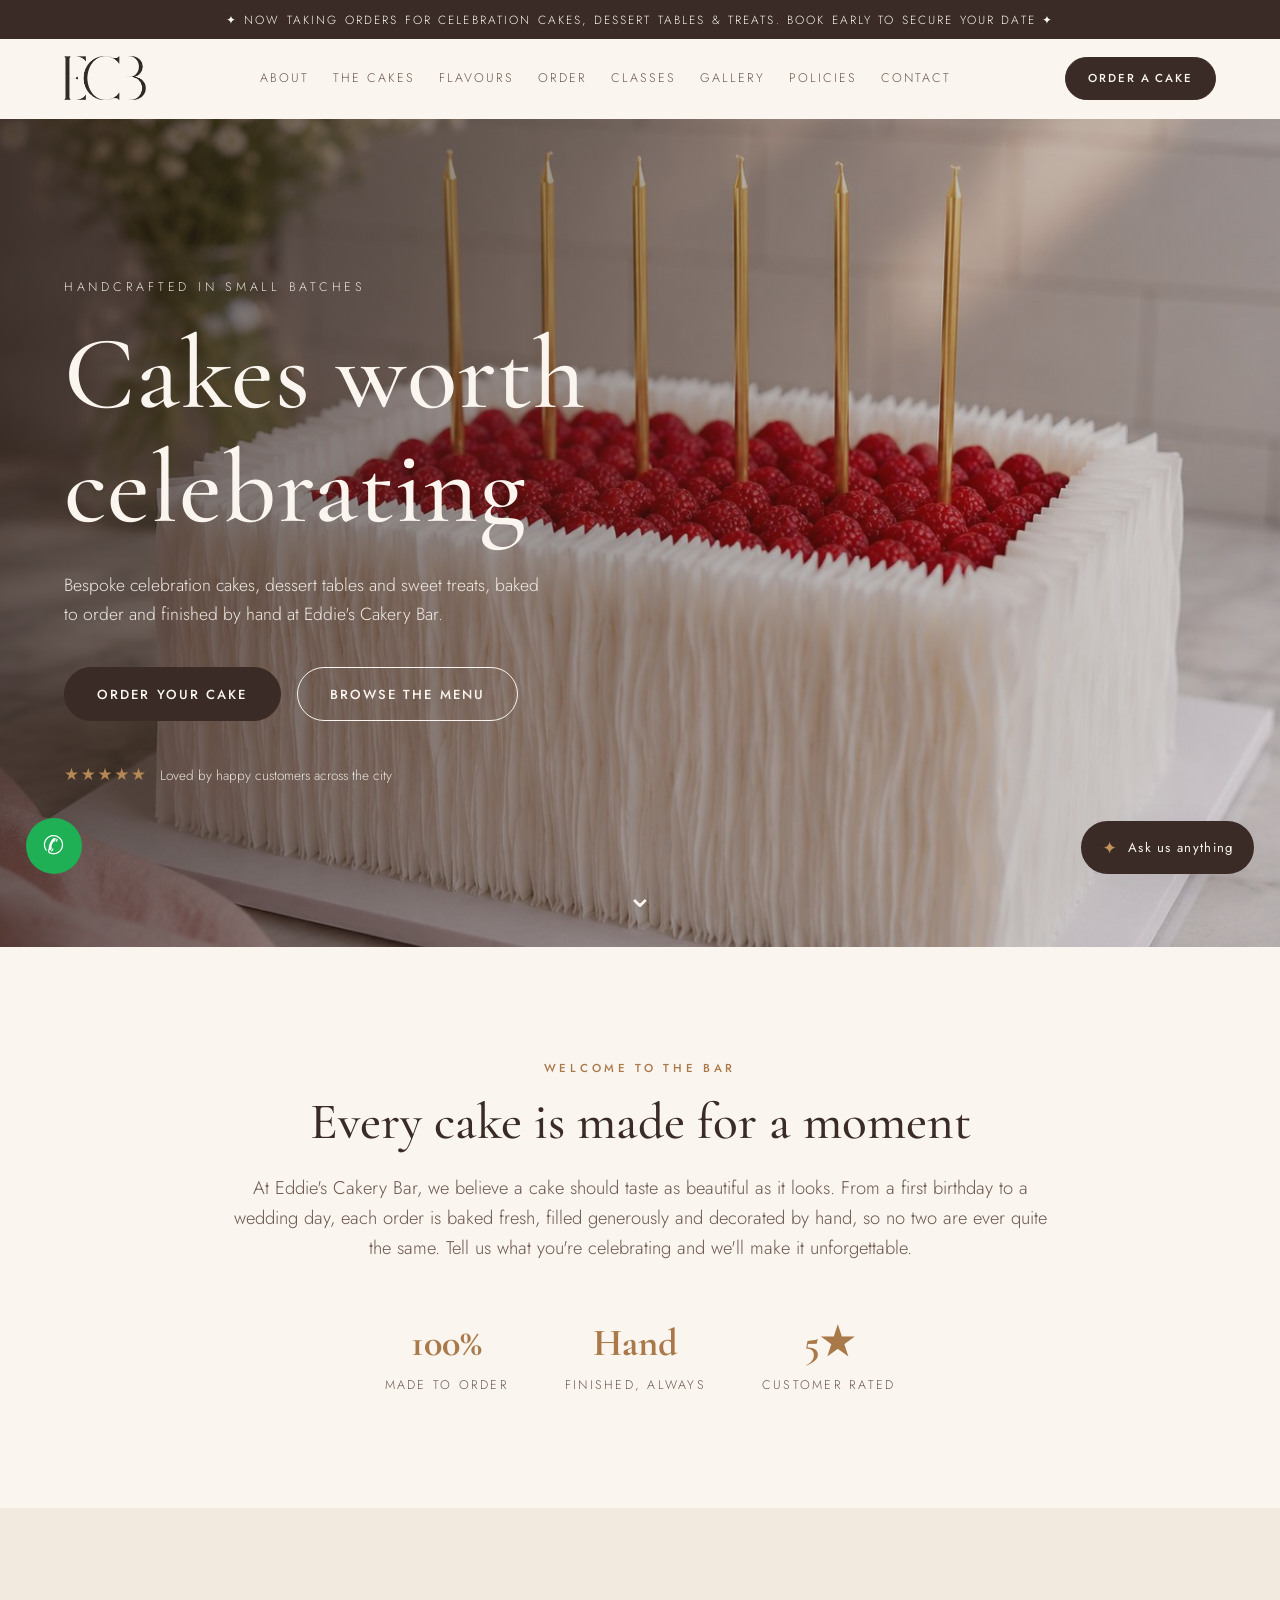
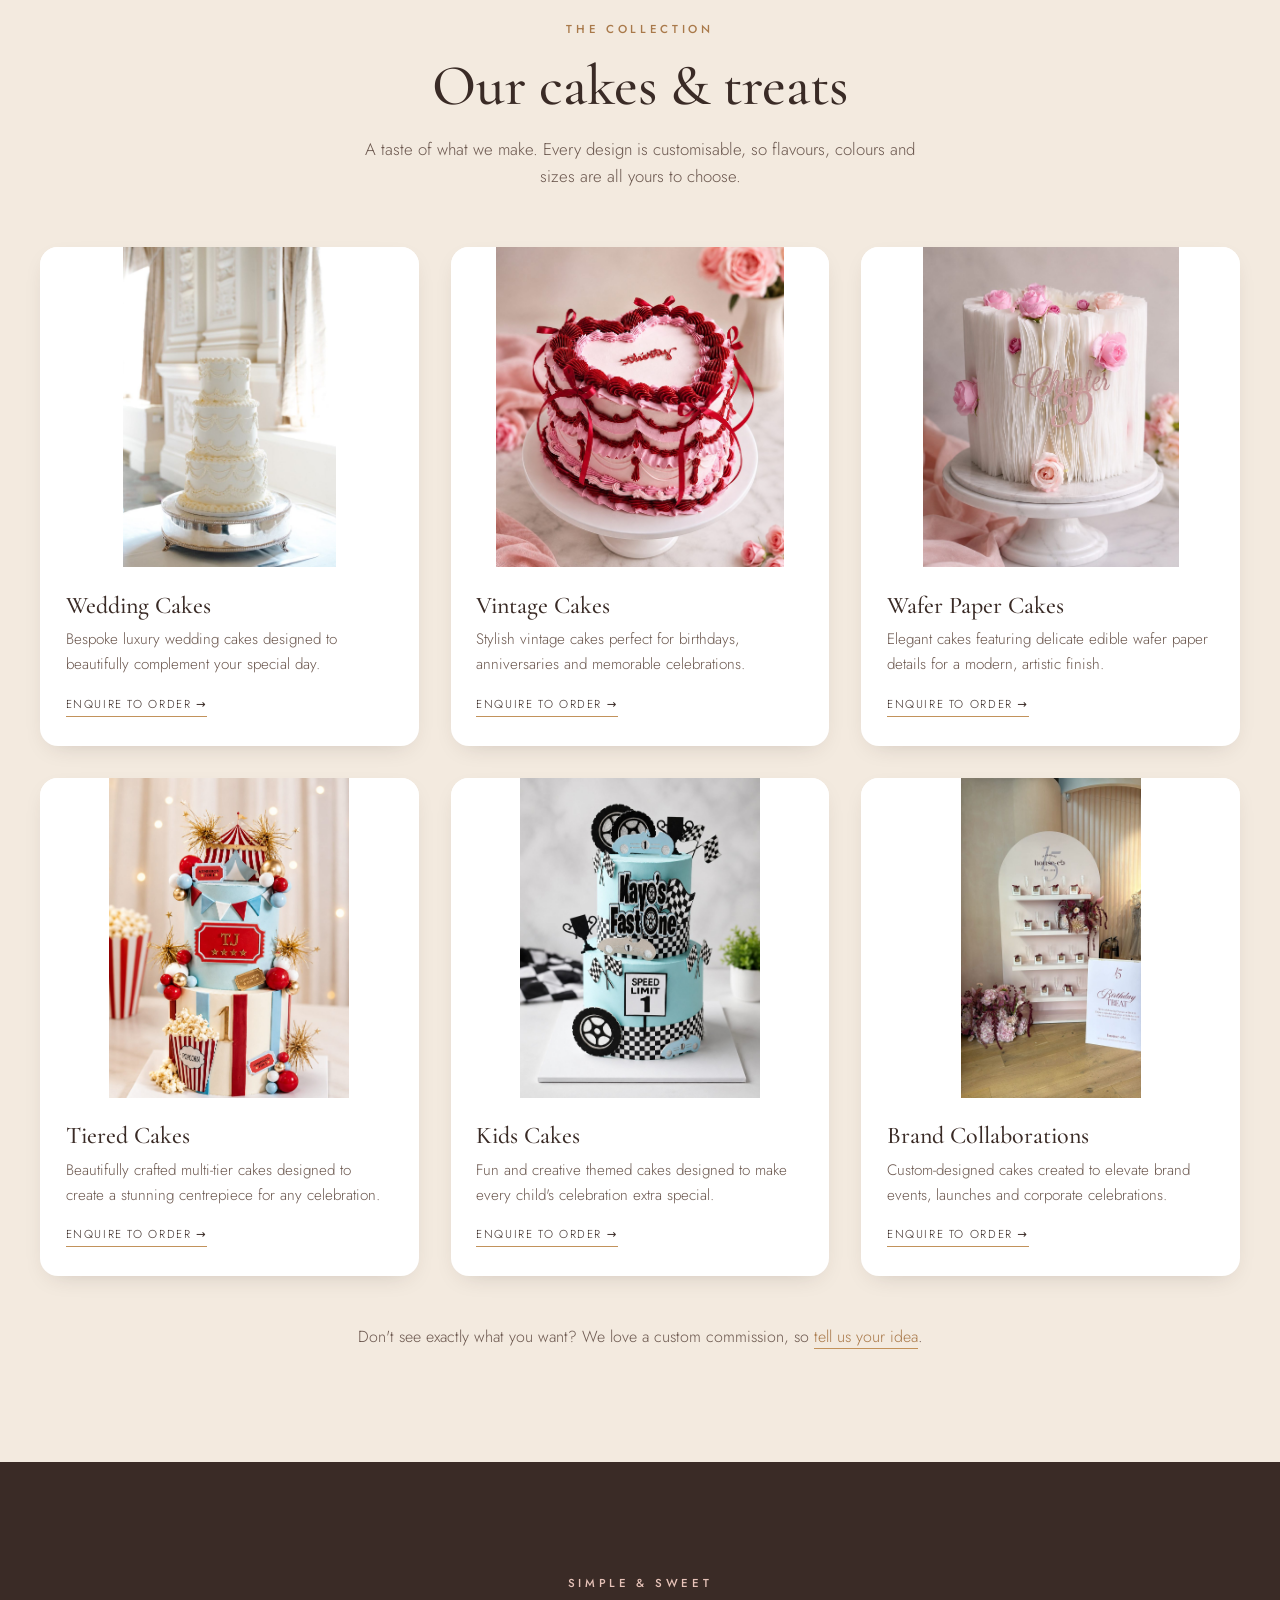
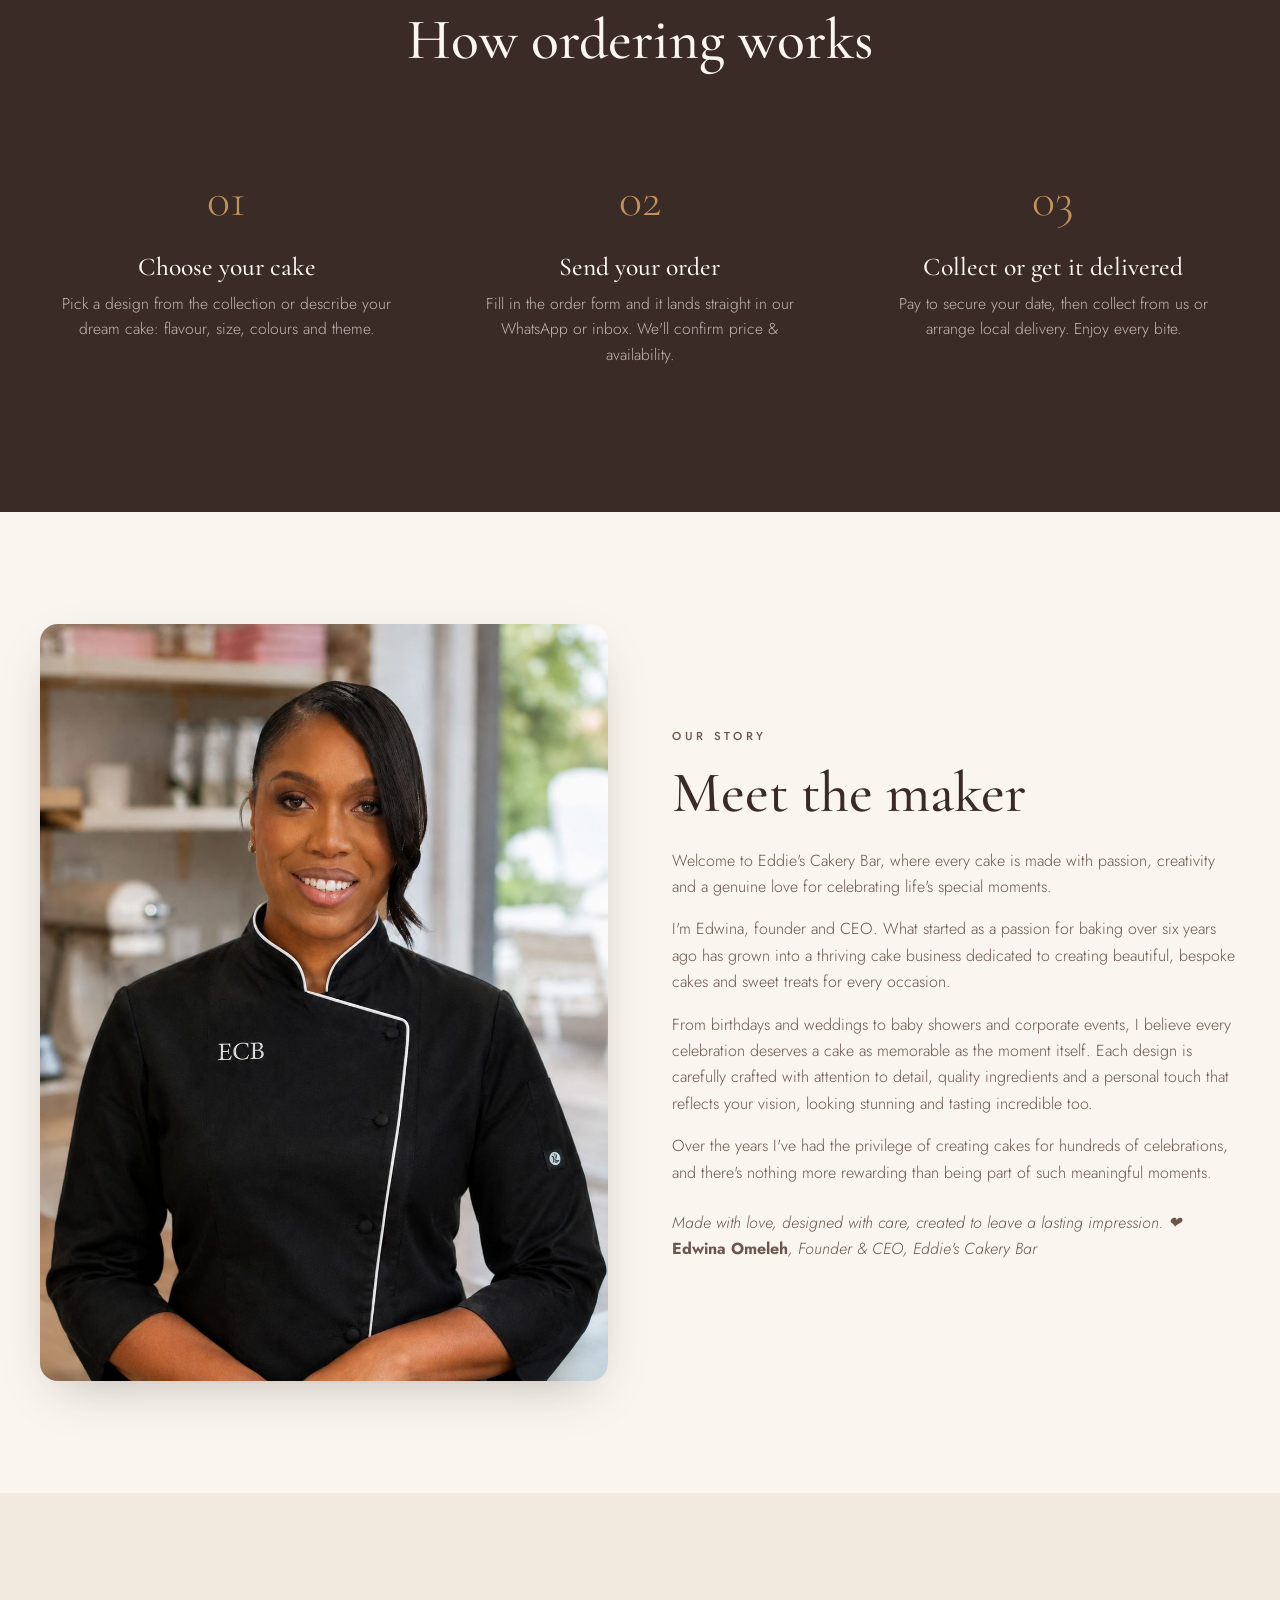
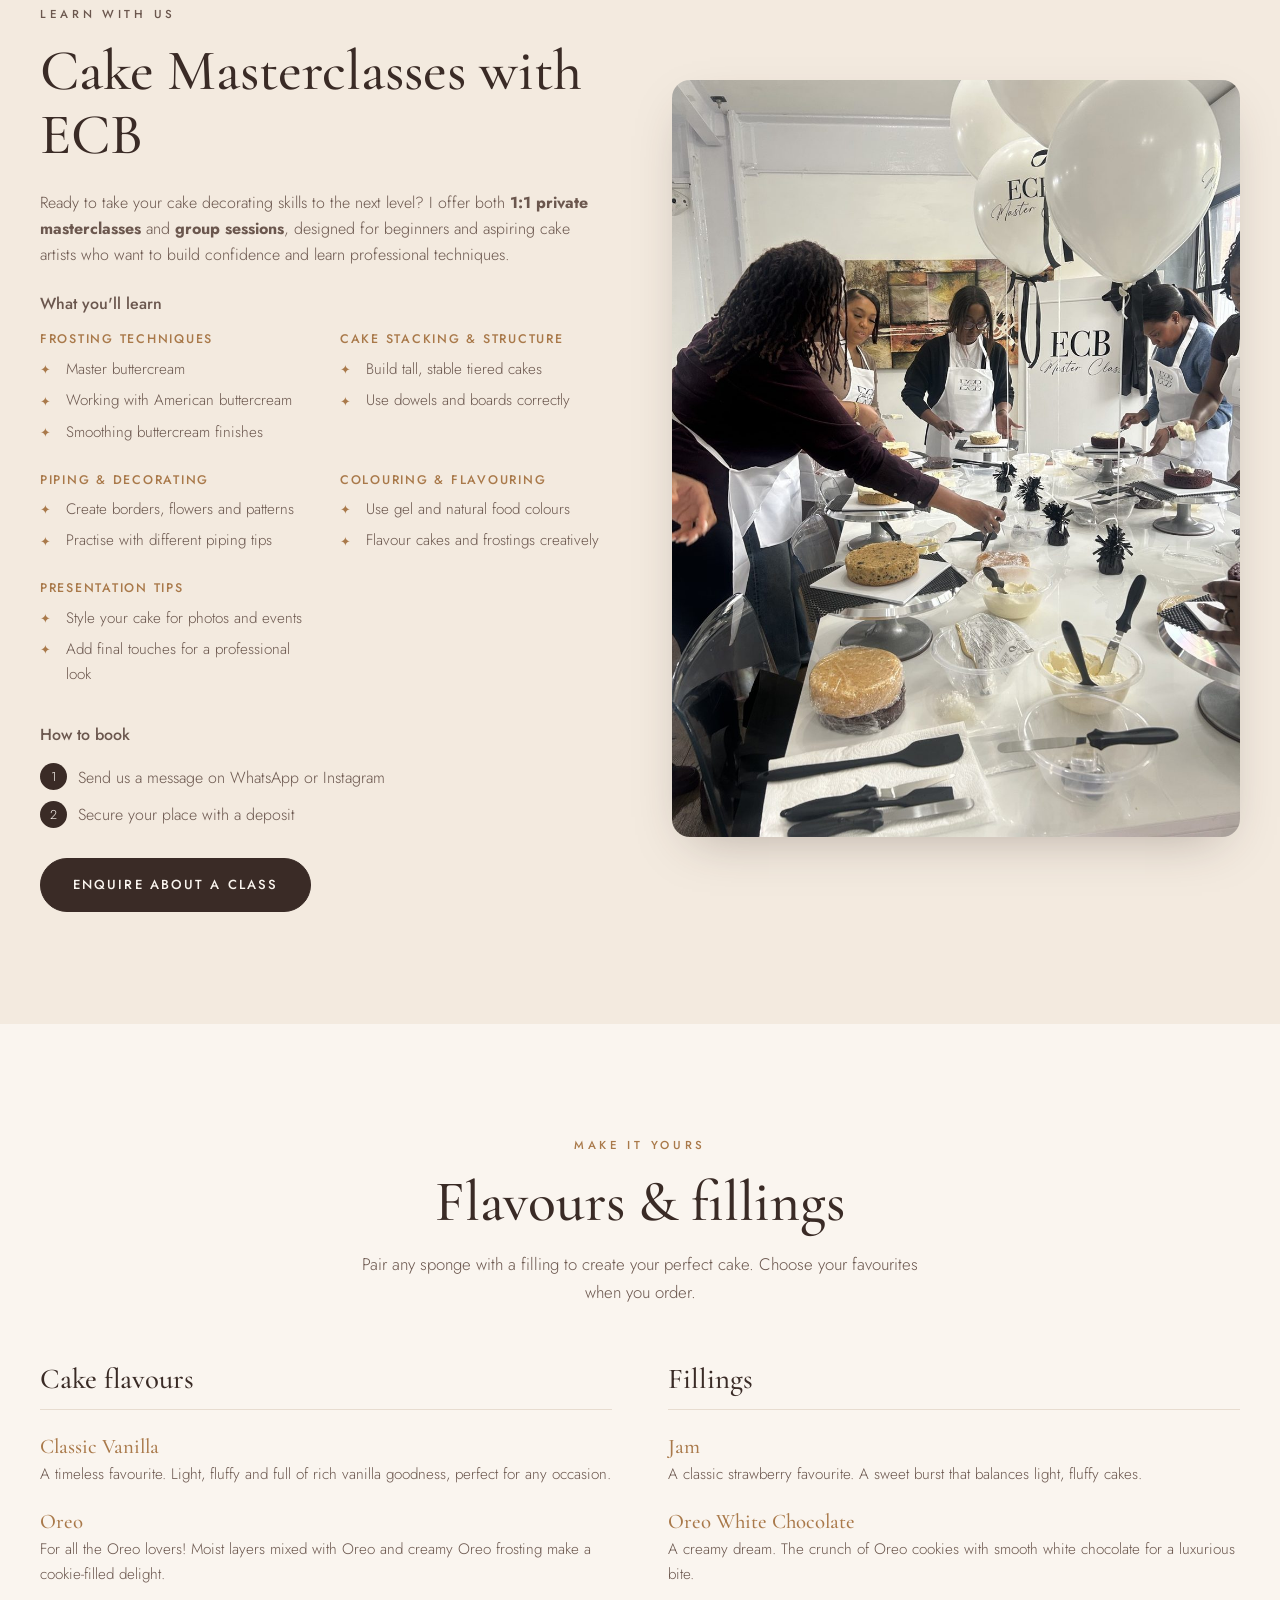
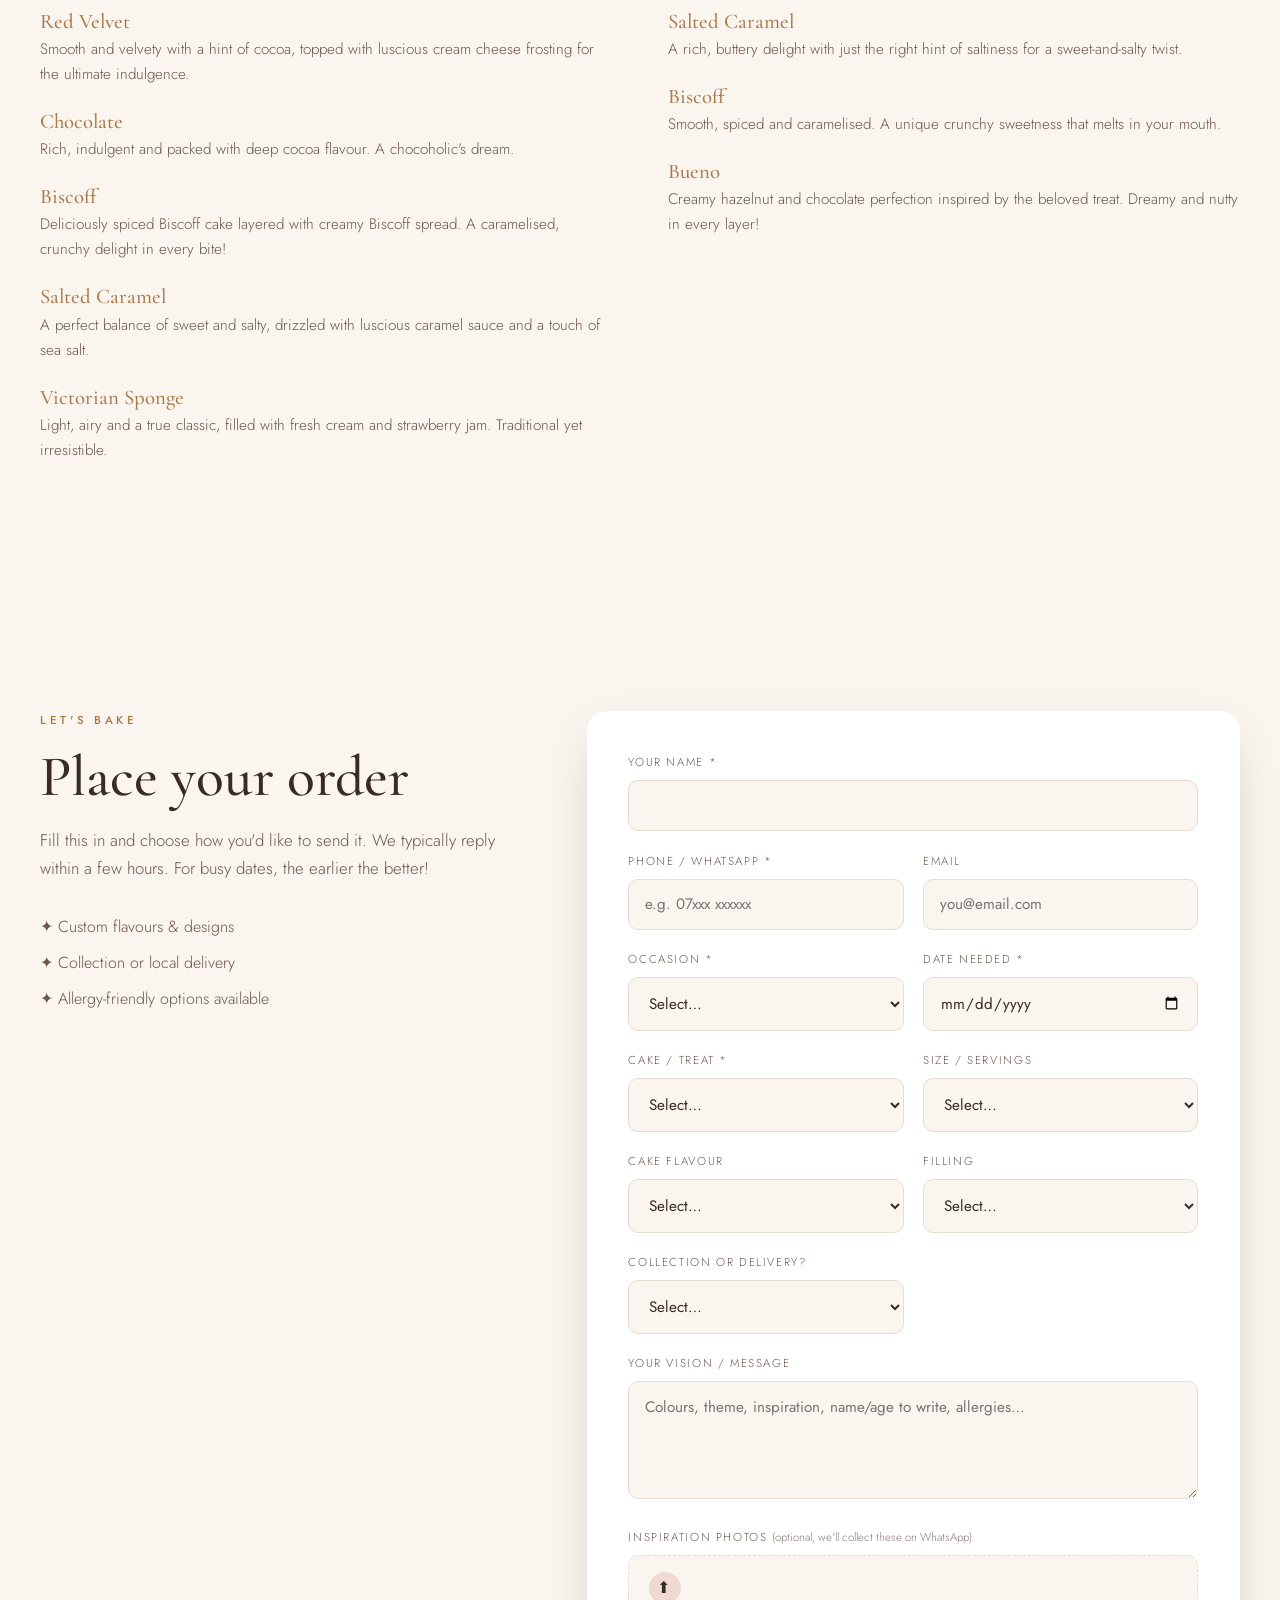
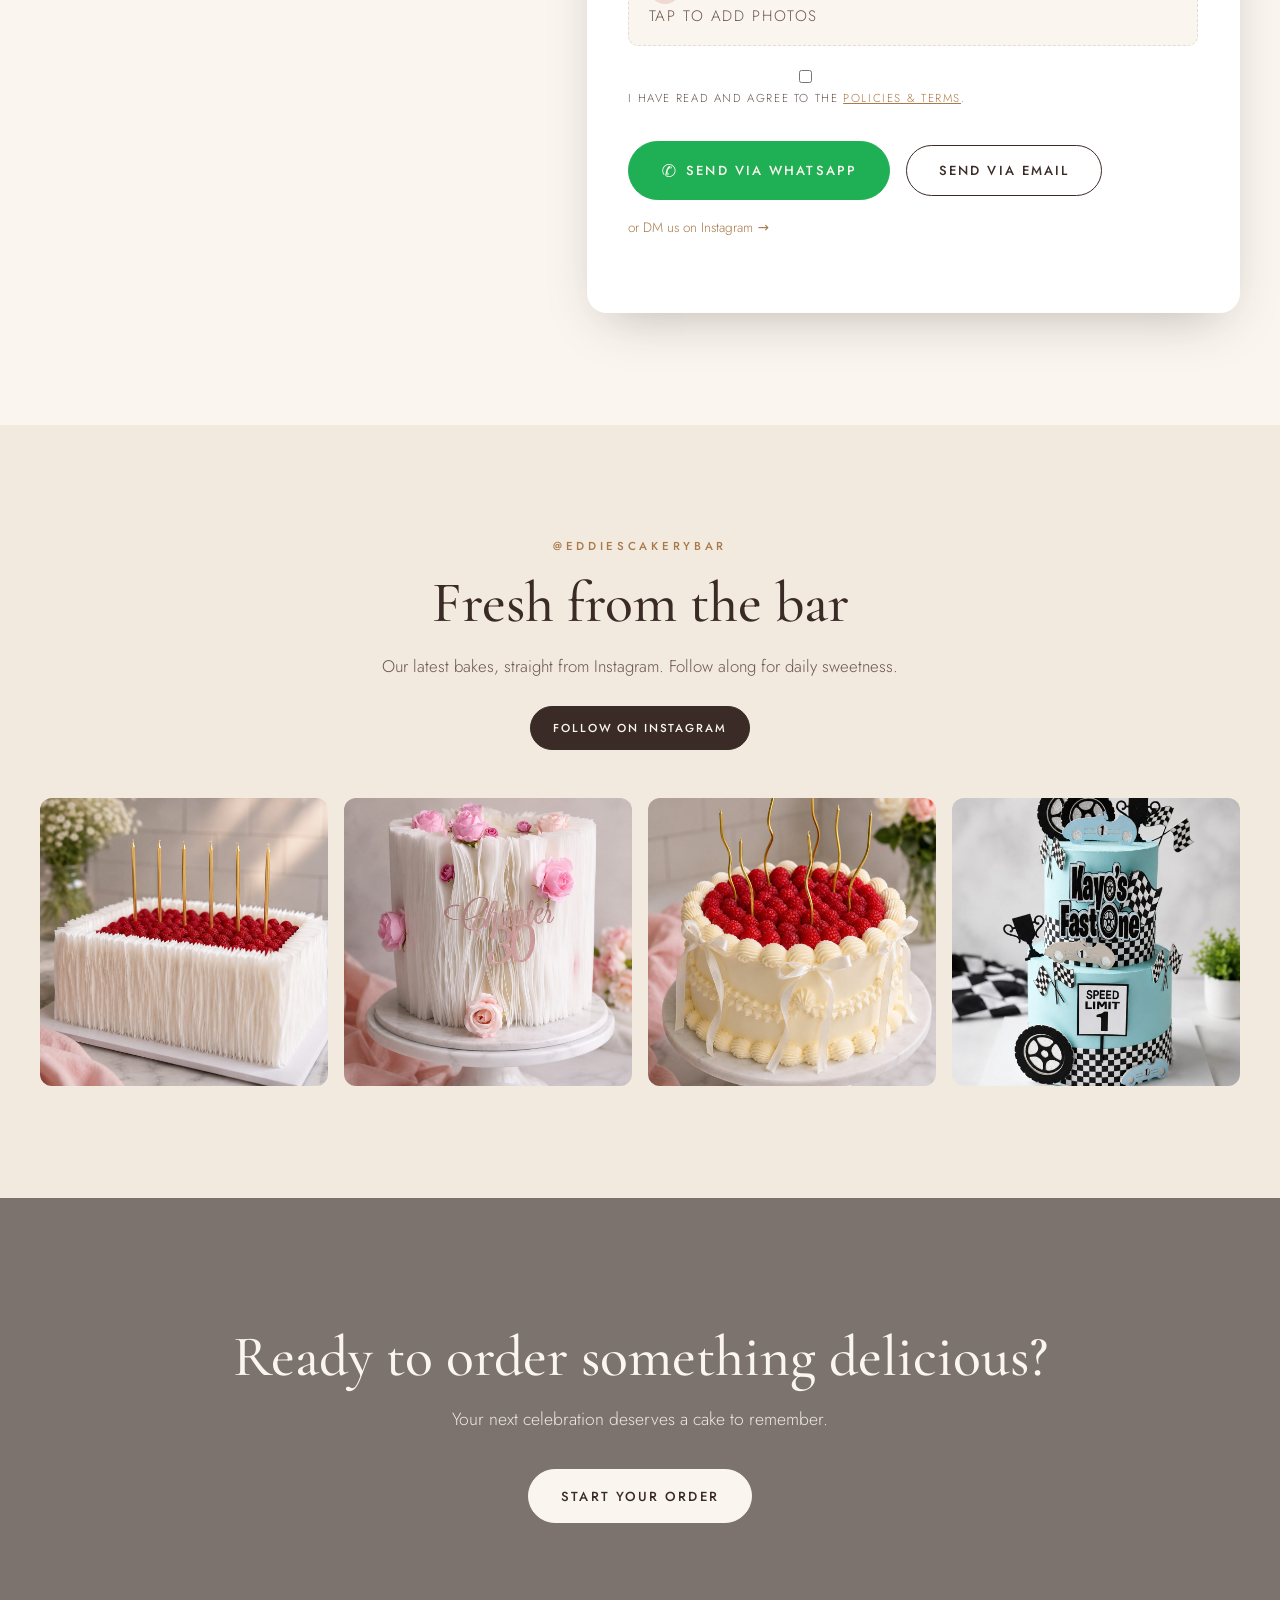
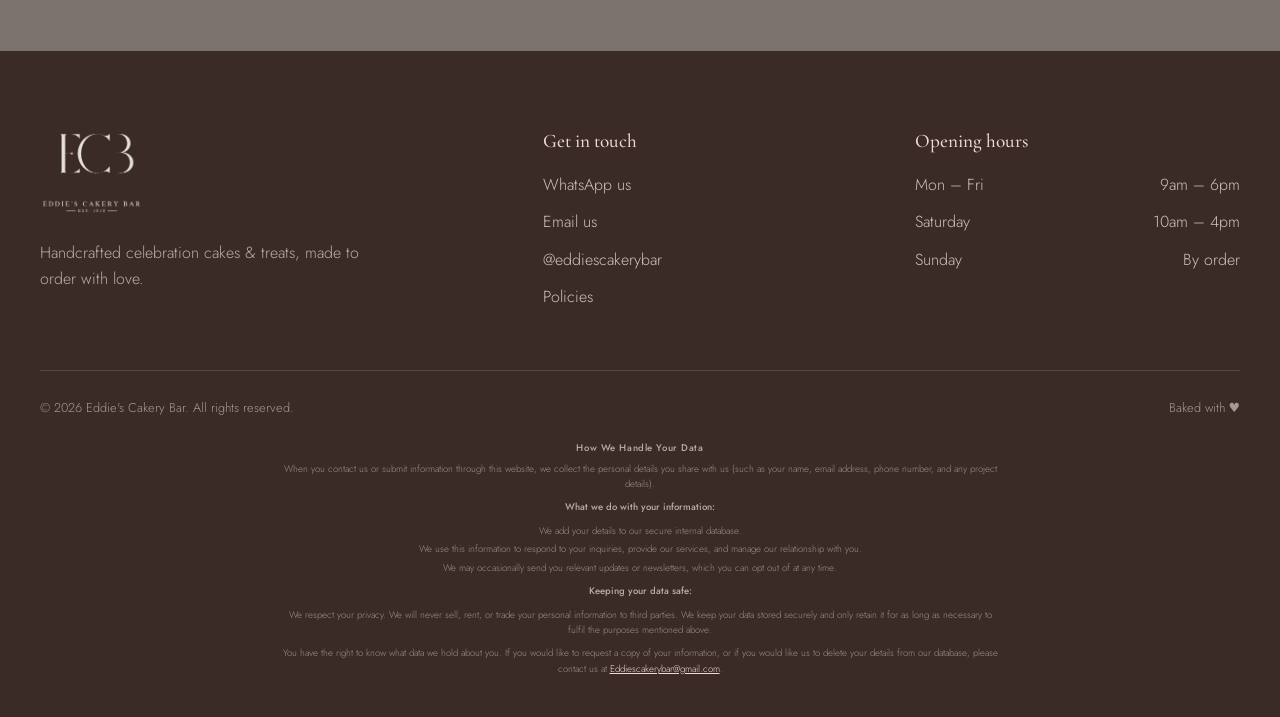
<file: index.html>
<!DOCTYPE html>
<html lang="en">
<head>
  <meta charset="UTF-8" />
  <meta name="viewport" content="width=device-width, initial-scale=1.0" />
  <title>Eddie's Cakery Bar | Handcrafted Celebration Cakes</title>
  <meta name="description" content="Eddie's Cakery Bar. Handcrafted celebration cakes, dessert tables & treats made to order. Order via WhatsApp, read reviews, and book your date." />

  <!-- Open Graph / social preview -->
  <meta property="og:title" content="Eddie's Cakery Bar | Handcrafted Celebration Cakes" />
  <meta property="og:description" content="Handcrafted celebration cakes & dessert tables, made to order. Order your cake today." />
  <meta property="og:type" content="website" />
  <meta property="og:image" content="images/logo.png" />

  <!-- Favicon -->
  <link rel="icon" type="image/png" href="favicon.png" />
  <link rel="apple-touch-icon" href="favicon.png" />

  <!-- Fonts -->
  <link rel="preconnect" href="https://fonts.googleapis.com" />
  <link rel="preconnect" href="https://fonts.gstatic.com" crossorigin />
  <link href="https://fonts.googleapis.com/css2?family=Cormorant+Garamond:ital,wght@0,400;0,500;0,600;1,400&family=Jost:wght@300;400;500;600&display=swap" rel="stylesheet" />

  <link rel="stylesheet" href="styles.css" />
</head>
<body>

  <!-- ============ ANNOUNCEMENT BAR ============ -->
  <div class="topbar">
    <span>✦ Now taking orders for celebration cakes, dessert tables & treats. Book early to secure your date ✦</span>
  </div>

  <!-- ============ NAVIGATION ============ -->
  <header class="nav" id="nav">
    <div class="nav__inner">
      <a href="#home" class="nav__logo" aria-label="Eddie's Cakery Bar home">
        <img src="images/logo-mark.png" alt="Eddie's Cakery Bar" class="nav__logo-img" />
      </a>

      <nav class="nav__links" id="navLinks">
        <a href="#about">About</a>
        <a href="#menu">The Cakes</a>
        <a href="#flavours">Flavours</a>
        <a href="#order">Order</a>
        <a href="#masterclass">Classes</a>
        <a href="#instagram">Gallery</a>
        <a href="policies.html">Policies</a>
        <a href="#contact">Contact</a>
      </nav>

      <div class="nav__cta">
        <a href="#order" class="btn btn--small">Order a Cake</a>
        <button class="nav__burger" id="burger" aria-label="Menu">
          <span></span><span></span><span></span>
        </button>
      </div>
    </div>
  </header>

  <!-- ============ HERO ============ -->
  <section class="hero" id="home">
    <div class="hero__media"></div>
    <div class="hero__overlay"></div>
    <div class="hero__content">
      <p class="hero__eyebrow">Handcrafted in small batches</p>
      <h1 class="hero__title">Cakes worth<br/>celebrating</h1>
      <p class="hero__sub">
        Bespoke celebration cakes, dessert tables and sweet treats,
        baked to order and finished by hand at Eddie's Cakery Bar.
      </p>
      <div class="hero__buttons">
        <a href="#order" class="btn">Order Your Cake</a>
        <a href="#menu" class="btn btn--ghost">Browse the Menu</a>
      </div>
      <div class="hero__rating">
        <span class="stars">★★★★★</span>
        <span>Loved by happy customers across the city</span>
      </div>
    </div>
    <a href="#intro" class="hero__scroll" aria-label="Scroll down">⌄</a>
  </section>

  <!-- ============ INTRO / ABOUT STRIP ============ -->
  <section class="intro" id="intro">
    <div class="intro__inner reveal">
      <p class="section-eyebrow">Welcome to the bar</p>
      <h2 class="intro__title">Every cake is made for a moment</h2>
      <p class="intro__text">
        At Eddie's Cakery Bar, we believe a cake should taste as beautiful as it
        looks. From a first birthday to a wedding day, each order is baked fresh,
        filled generously and decorated by hand, so no two are ever quite the same.
        Tell us what you're celebrating and we'll make it unforgettable.
      </p>
      <div class="intro__stats">
        <div><strong>100%</strong><span>Made to order</span></div>
        <div><strong>Hand</strong><span>Finished, always</span></div>
        <div><strong>5★</strong><span>Customer rated</span></div>
      </div>
    </div>
  </section>

  <!-- ============ FEATURED VIDEO (hidden until a video is set in CONFIG.featuredVideo) ============ -->
  <section class="video-feature" id="videoFeature" hidden>
    <div class="video-feature__inner reveal">
      <p class="section-eyebrow">Watch</p>
      <h2 class="section-title">A little behind the scenes</h2>
      <div class="video-feature__frame" id="videoFrame">
        <!-- video injected by script.js -->
      </div>
    </div>
  </section>

  <!-- ============ MENU / GALLERY ============ -->
  <section class="menu" id="menu">
    <div class="menu__head reveal">
      <p class="section-eyebrow">The collection</p>
      <h2 class="section-title">Our cakes & treats</h2>
      <p class="section-lead">
        A taste of what we make. Every design is customisable, so
        flavours, colours and sizes are all yours to choose.
      </p>
    </div>

    <div class="menu__grid" id="menuGrid">
      <!-- Cards injected by script.js -->
    </div>

    <div class="menu__note reveal">
      Don't see exactly what you want? We love a custom commission, so
      <a href="#order">tell us your idea</a>.
    </div>
  </section>

  <!-- ============ HOW IT WORKS ============ -->
  <section class="how" id="how">
    <div class="how__head reveal">
      <p class="section-eyebrow">Simple & sweet</p>
      <h2 class="section-title">How ordering works</h2>
    </div>
    <div class="how__grid">
      <div class="how__step reveal">
        <span class="how__num">01</span>
        <h3>Choose your cake</h3>
        <p>Pick a design from the collection or describe your dream cake: flavour, size, colours and theme.</p>
      </div>
      <div class="how__step reveal">
        <span class="how__num">02</span>
        <h3>Send your order</h3>
        <p>Fill in the order form and it lands straight in our WhatsApp or inbox. We'll confirm price & availability.</p>
      </div>
      <div class="how__step reveal">
        <span class="how__num">03</span>
        <h3>Collect or get it delivered</h3>
        <p>Pay to secure your date, then collect from us or arrange local delivery. Enjoy every bite.</p>
      </div>
    </div>
  </section>

  <!-- ============ ABOUT US ============ -->
  <section class="split" id="about">
    <div class="split__inner">
      <div class="split__media reveal">
        <img src="images/maker.jpg" alt="Edwina Omeleh, founder of Eddie's Cakery Bar" loading="lazy" />
      </div>
      <div class="split__text reveal">
        <p class="section-eyebrow">Our story</p>
        <h2 class="section-title">Meet the maker</h2>
        <p>Welcome to Eddie's Cakery Bar, where every cake is made with passion, creativity and a genuine love for celebrating life's special moments.</p>
        <p>I'm Edwina, founder and CEO. What started as a passion for baking over six years ago has grown into a thriving cake business dedicated to creating beautiful, bespoke cakes and sweet treats for every occasion.</p>
        <p>From birthdays and weddings to baby showers and corporate events, I believe every celebration deserves a cake as memorable as the moment itself. Each design is carefully crafted with attention to detail, quality ingredients and a personal touch that reflects your vision, looking stunning and tasting incredible too.</p>
        <p>Over the years I've had the privilege of creating cakes for hundreds of celebrations, and there's nothing more rewarding than being part of such meaningful moments.</p>
        <p class="split__signature">Made with love, designed with care, created to leave a lasting impression. ❤️<br/>
        <strong>Edwina Omeleh</strong>, Founder &amp; CEO, Eddie's Cakery Bar</p>
      </div>
    </div>
  </section>

  <!-- ============ CAKE MASTERCLASSES ============ -->
  <section class="split split--alt" id="masterclass">
    <div class="split__inner">
      <div class="split__text reveal">
        <p class="section-eyebrow">Learn with us</p>
        <h2 class="section-title">Cake Masterclasses with ECB</h2>
        <p>Ready to take your cake decorating skills to the next level? I offer both <strong>1:1 private masterclasses</strong> and <strong>group sessions</strong>, designed for beginners and aspiring cake artists who want to build confidence and learn professional techniques.</p>
        <p class="split__subhead">What you'll learn</p>
        <div class="learn-groups">
          <div class="learn-group">
            <h4>Frosting techniques</h4>
            <ul class="split__list">
              <li>Master buttercream</li>
              <li>Working with American buttercream</li>
              <li>Smoothing buttercream finishes</li>
            </ul>
          </div>
          <div class="learn-group">
            <h4>Cake stacking &amp; structure</h4>
            <ul class="split__list">
              <li>Build tall, stable tiered cakes</li>
              <li>Use dowels and boards correctly</li>
            </ul>
          </div>
          <div class="learn-group">
            <h4>Piping &amp; decorating</h4>
            <ul class="split__list">
              <li>Create borders, flowers and patterns</li>
              <li>Practise with different piping tips</li>
            </ul>
          </div>
          <div class="learn-group">
            <h4>Colouring &amp; flavouring</h4>
            <ul class="split__list">
              <li>Use gel and natural food colours</li>
              <li>Flavour cakes and frostings creatively</li>
            </ul>
          </div>
          <div class="learn-group">
            <h4>Presentation tips</h4>
            <ul class="split__list">
              <li>Style your cake for photos and events</li>
              <li>Add final touches for a professional look</li>
            </ul>
          </div>
        </div>

        <p class="split__subhead">How to book</p>
        <ol class="book-steps">
          <li>Send us a message on WhatsApp or Instagram</li>
          <li>Secure your place with a deposit</li>
        </ol>

        <a href="#" class="btn" id="bookClass">Enquire About a Class</a>
      </div>
      <div class="split__media reveal">
        <img src="images/masterclass.jpg" alt="An ECB cake masterclass in progress" loading="lazy" />
      </div>
    </div>
  </section>

  <!-- ============ FLAVOURS & FILLINGS ============ -->
  <section class="flavours" id="flavours">
    <div class="flavours__head reveal">
      <p class="section-eyebrow">Make it yours</p>
      <h2 class="section-title">Flavours &amp; fillings</h2>
      <p class="section-lead">Pair any sponge with a filling to create your perfect cake. Choose your favourites when you order.</p>
    </div>
    <div class="flavours__cols">
      <div class="flavours__col reveal">
        <h3 class="flavours__col-title">Cake flavours</h3>
        <div id="flavourList"><!-- injected by script.js --></div>
      </div>
      <div class="flavours__col reveal">
        <h3 class="flavours__col-title">Fillings</h3>
        <div id="fillingList"><!-- injected by script.js --></div>
      </div>
    </div>
  </section>

  <!-- ============ ORDER FORM ============ -->
  <section class="order" id="order">
    <div class="order__inner">
      <div class="order__intro reveal">
        <p class="section-eyebrow">Let's bake</p>
        <h2 class="section-title">Place your order</h2>
        <p class="section-lead">
          Fill this in and choose how you'd like to send it. We typically reply
          within a few hours. For busy dates, the earlier the better!
        </p>
        <ul class="order__perks">
          <li>✦ Custom flavours & designs</li>
          <li>✦ Collection or local delivery</li>
          <li>✦ Allergy-friendly options available</li>
        </ul>
      </div>

      <form class="order__form reveal" id="orderForm">
        <div class="field">
          <label for="name">Your name *</label>
          <input type="text" id="name" name="name" required placeholder="" />
        </div>

        <div class="field-row">
          <div class="field">
            <label for="phone">Phone / WhatsApp *</label>
            <input type="tel" id="phone" name="phone" required placeholder="e.g. 07xxx xxxxxx" />
          </div>
          <div class="field">
            <label for="email">Email</label>
            <input type="email" id="email" name="email" placeholder="you@email.com" />
          </div>
        </div>

        <div class="field-row">
          <div class="field">
            <label for="occasion">Occasion *</label>
            <select id="occasion" name="occasion" required>
              <option value="">Select…</option>
              <option>Birthday</option>
              <option>Wedding</option>
              <option>Anniversary</option>
              <option>Baby shower</option>
              <option>Celebration / Other</option>
            </select>
          </div>
          <div class="field">
            <label for="date">Date needed *</label>
            <input type="date" id="date" name="date" required />
          </div>
        </div>

        <div class="field-row">
          <div class="field">
            <label for="cake">Cake / treat *</label>
            <select id="cake" name="cake" required>
              <option value="">Select…</option>
              <!-- options injected by script.js -->
              <option>Custom design</option>
            </select>
          </div>
          <div class="field">
            <label for="servings">Size / servings</label>
            <select id="servings" name="servings">
              <option value="">Select…</option>
              <option>6-inch (feeds up to 18)</option>
              <option>8-inch (feeds up to 35)</option>
              <option>10-inch (feeds up to 55)</option>
              <option>Tiered cake</option>
              <option>Not sure, please advise</option>
            </select>
          </div>
        </div>

        <div class="field-row">
          <div class="field">
            <label for="flavour">Cake flavour</label>
            <select id="flavour" name="flavour">
              <option value="">Select…</option>
              <!-- flavour options injected by script.js -->
              <option>Not sure, please advise</option>
            </select>
          </div>
          <div class="field">
            <label for="filling">Filling</label>
            <select id="filling" name="filling">
              <option value="">Select…</option>
              <!-- filling options injected by script.js -->
              <option>Not sure, please advise</option>
            </select>
          </div>
        </div>

        <div class="field-row">
          <div class="field">
            <label for="fulfilment">Collection or delivery?</label>
            <select id="fulfilment" name="fulfilment">
              <option value="">Select…</option>
              <option>Collection</option>
              <option>Local delivery</option>
            </select>
          </div>
        </div>

        <div class="field">
          <label for="details">Your vision / message</label>
          <textarea id="details" name="details" rows="4" placeholder="Colours, theme, inspiration, name/age to write, allergies…"></textarea>
        </div>

        <div class="field">
          <label for="inspo">Inspiration photos <span class="field-hint">(optional, we'll collect these on WhatsApp)</span></label>
          <label class="upload" for="inspo">
            <span class="upload__icon">⬆</span>
            <span class="upload__text" id="uploadText">Tap to add photos</span>
            <input type="file" id="inspo" name="inspo" accept="image/*" multiple hidden />
          </label>
        </div>

        <div class="field field--check">
          <label class="check">
            <input type="checkbox" id="agree" name="agree" required />
            <span>I have read and agree to the <a href="policies.html" target="_blank" rel="noopener">Policies &amp; Terms</a>.</span>
          </label>
        </div>

        <div class="order__send">
          <button type="button" class="btn btn--whatsapp" id="sendWhatsApp">
            <span class="wa-icon">✆</span> Send via WhatsApp
          </button>
          <button type="submit" class="btn btn--ghost" id="sendEmail">
            Send via Email
          </button>
          <a href="#" class="order__ig-link" id="sendInstagram" target="_blank" rel="noopener">
            or DM us on Instagram →
          </a>
        </div>
        <p class="order__formnote" id="orderNote"></p>
      </form>
    </div>
  </section>

  <!-- ============ REVIEWS — temporarily removed until connected to real Google reviews.
       To re-enable: restore this section + the "Reviews" nav link, then set
       CONFIG.google.featurableWidgetId and placeId in script.js (see README). ============ -->

  <!-- ============ INSTAGRAM FEED ============ -->
  <section class="insta" id="instagram">
    <div class="insta__head reveal">
      <p class="section-eyebrow">@eddiescakerybar</p>
      <h2 class="section-title">Fresh from the bar</h2>
      <p class="section-lead">Our latest bakes, straight from Instagram. Follow along for daily sweetness.</p>
      <a href="https://www.instagram.com/eddiescakerybar/" target="_blank" rel="noopener" class="btn btn--small insta__follow">Follow on Instagram</a>
    </div>

    <!-- Live feed mounts here when an embed URL is set in CONFIG.instagramFeed.embedUrl.
         Otherwise the fallback grid below is shown. -->
    <div class="insta__feed" id="instaFeed"></div>
    <div class="insta__grid" id="instaFallback"><!-- fallback tiles injected by script.js --></div>
  </section>

  <!-- ============ CTA BANNER ============ -->
  <section class="cta-banner">
    <div class="cta-banner__inner reveal">
      <h2>Ready to order something delicious?</h2>
      <p>Your next celebration deserves a cake to remember.</p>
      <a href="#order" class="btn btn--light">Start Your Order</a>
    </div>
  </section>

  <!-- ============ FOOTER / CONTACT ============ -->
  <footer class="footer" id="contact">
    <div class="footer__inner">
      <div class="footer__col">
        <a href="#home" class="nav__logo nav__logo--footer" aria-label="Eddie's Cakery Bar home">
          <img src="images/logo-white.png" alt="Eddie's Cakery Bar" class="footer__logo-img" />
        </a>
        <p class="footer__tag">Handcrafted celebration cakes & treats, made to order with love.</p>
      </div>
      <div class="footer__col">
        <h4>Get in touch</h4>
        <ul>
          <li><a href="#" id="footWhatsApp">WhatsApp us</a></li>
          <li><a href="#" id="footEmail">Email us</a></li>
          <li><a href="https://www.instagram.com/eddiescakerybar/" target="_blank" rel="noopener">@eddiescakerybar</a></li>
          <li><a href="policies.html">Policies</a></li>
        </ul>
      </div>
      <div class="footer__col">
        <h4>Opening hours</h4>
        <ul class="footer__hours">
          <li><span>Mon – Fri</span><span>9am – 6pm</span></li>
          <li><span>Saturday</span><span>10am – 4pm</span></li>
          <li><span>Sunday</span><span>By order</span></li>
        </ul>
      </div>
    </div>
    <div class="footer__bottom">
      <span>© <span id="year"></span> Eddie's Cakery Bar. All rights reserved.</span>
      <span>Baked with ♥</span>
    </div>

    <div class="footer__privacy">
      <h4>How We Handle Your Data</h4>
      <p>When you contact us or submit information through this website, we collect the personal details you share with us (such as your name, email address, phone number, and any project details).</p>
      <p><strong>What we do with your information:</strong></p>
      <ul>
        <li>We add your details to our secure internal database.</li>
        <li>We use this information to respond to your inquiries, provide our services, and manage our relationship with you.</li>
        <li>We may occasionally send you relevant updates or newsletters, which you can opt out of at any time.</li>
      </ul>
      <p><strong>Keeping your data safe:</strong></p>
      <p>We respect your privacy. We will never sell, rent, or trade your personal information to third parties. We keep your data stored securely and only retain it for as long as necessary to fulfil the purposes mentioned above.</p>
      <p>You have the right to know what data we hold about you. If you would like to request a copy of your information, or if you would like us to delete your details from our database, please contact us at <a href="mailto:Eddiescakerybar@gmail.com">Eddiescakerybar@gmail.com</a>.</p>
    </div>
  </footer>

  <!-- ============ BACK TO TOP ============ -->
  <button class="to-top" id="toTop" aria-label="Back to top">↑</button>

  <!-- ============ FLOATING WHATSAPP ============ -->
  <a href="#" class="float-wa" id="floatWa" aria-label="Chat on WhatsApp">✆</a>

  <!-- ============ AI FAQ CHAT WIDGET ============ -->
  <div class="chat" id="chat">
    <button class="chat__toggle" id="chatToggle" aria-label="Chat with us">
      <span class="chat__toggle-icon">✦</span>
      <span class="chat__toggle-text">Ask us anything</span>
    </button>

    <div class="chat__window" id="chatWindow" aria-hidden="true">
      <div class="chat__header">
        <div>
          <strong>Cakery Assistant</strong>
          <span>Usually replies instantly</span>
        </div>
        <button class="chat__close" id="chatClose" aria-label="Close chat">×</button>
      </div>
      <div class="chat__body" id="chatBody">
        <!-- messages injected -->
      </div>
      <div class="chat__quick" id="chatQuick">
        <!-- quick reply chips injected -->
      </div>
      <form class="chat__input" id="chatForm">
        <input type="text" id="chatText" placeholder="Type your question…" autocomplete="off" />
        <button type="submit" aria-label="Send">→</button>
      </form>
    </div>
  </div>

  <script src="script.js"></script>
</body>
</html>
</file>
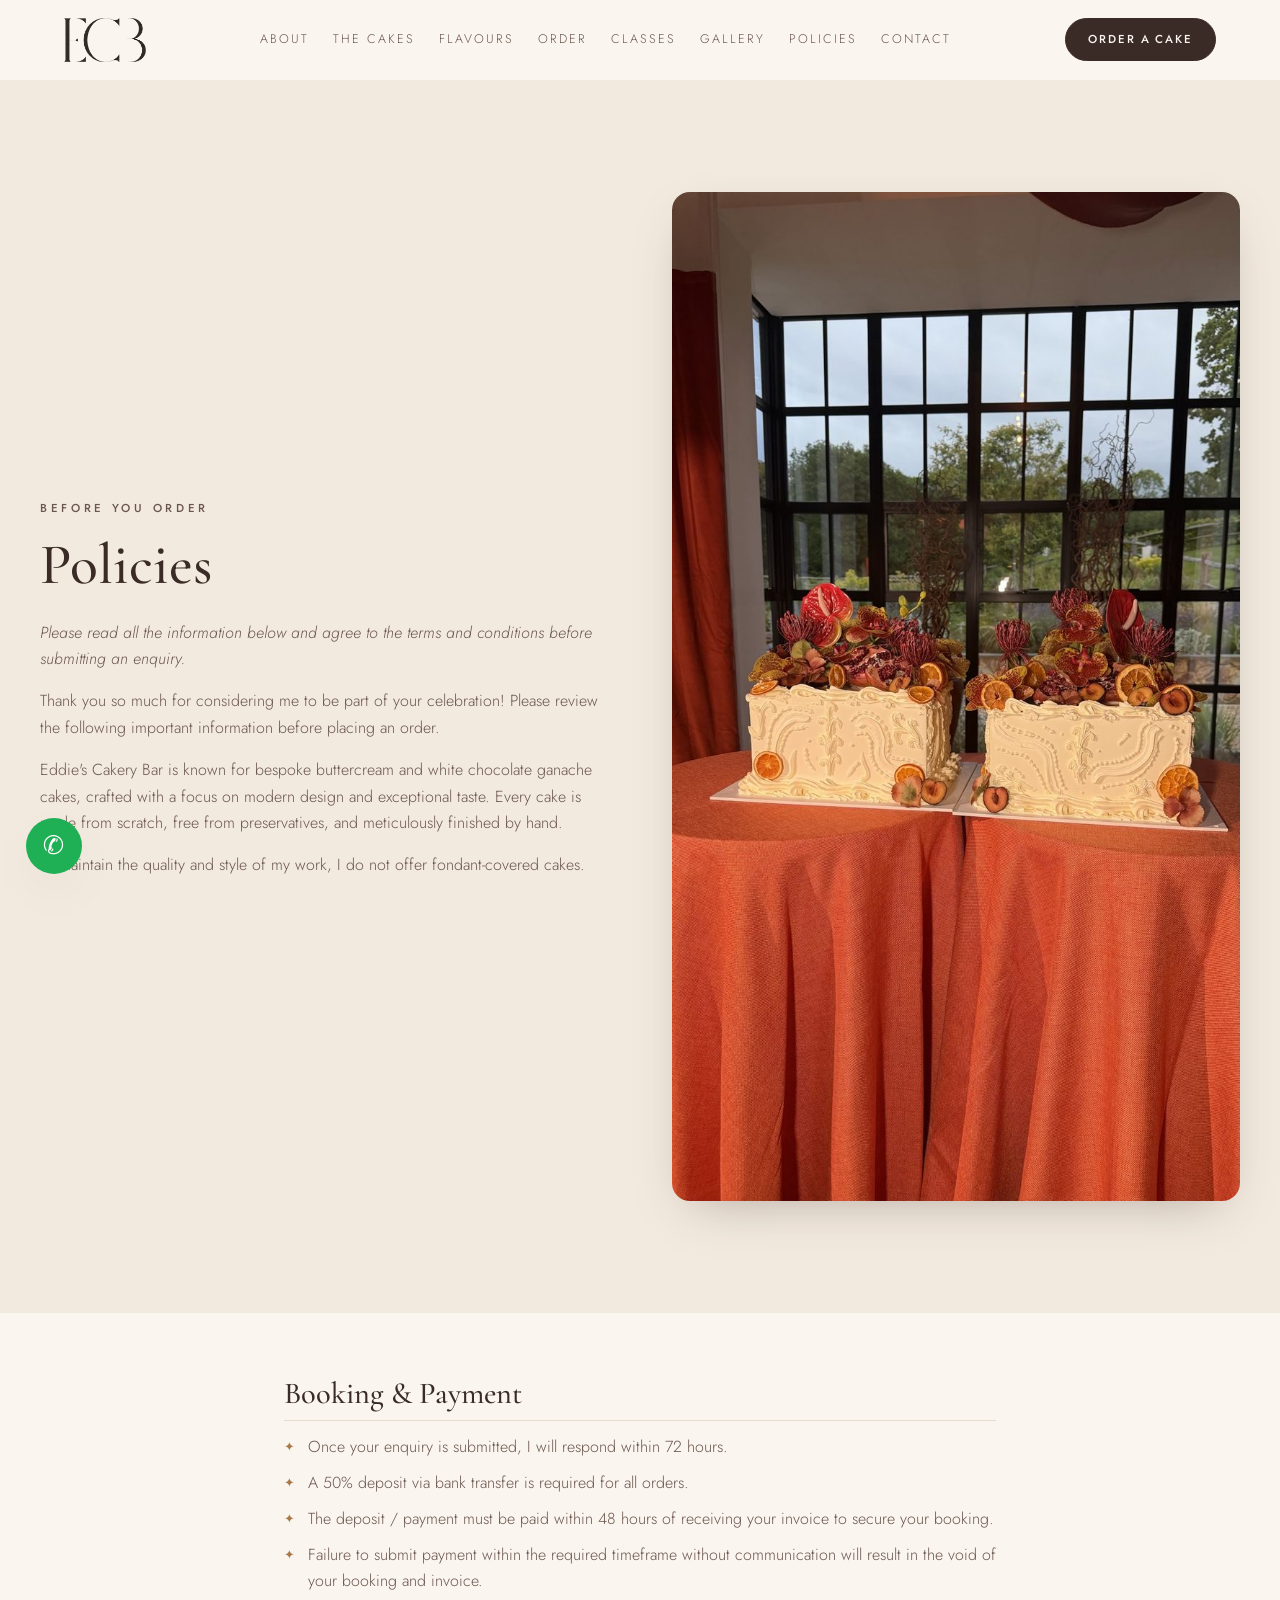
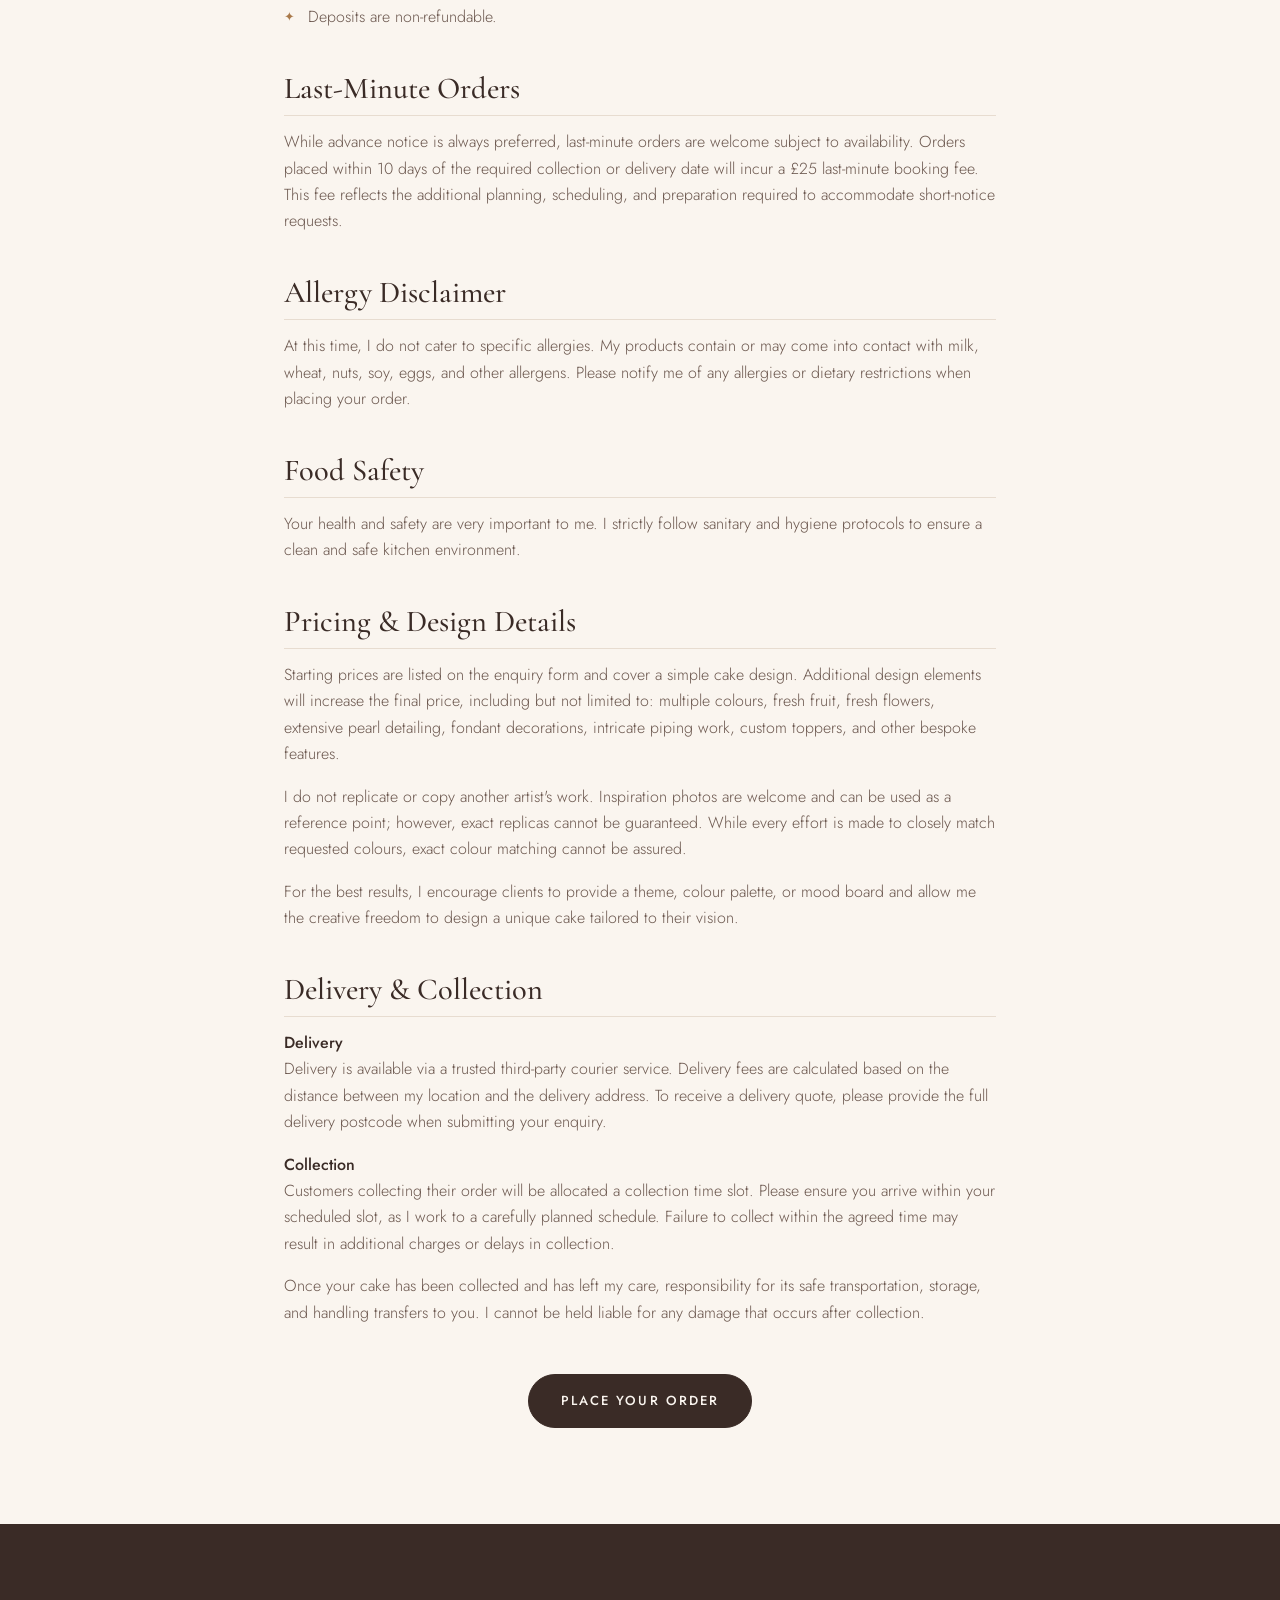
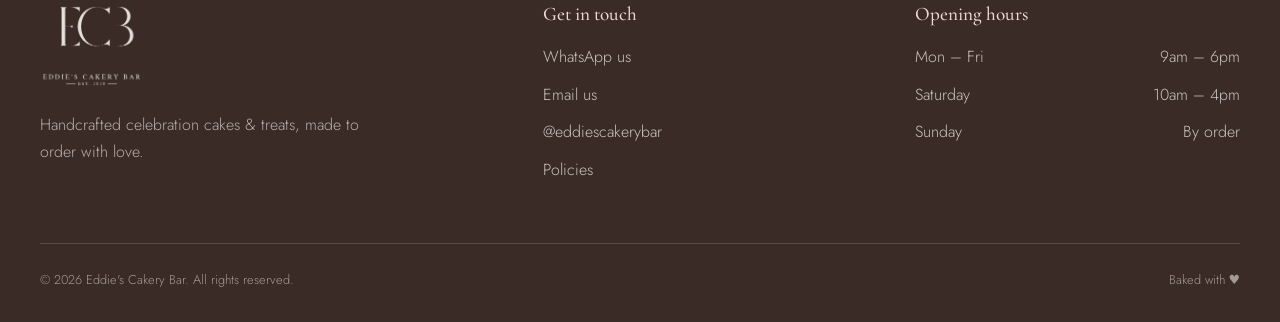
<file: policies.html>
<!DOCTYPE html>
<html lang="en">
<head>
  <meta charset="UTF-8" />
  <meta name="viewport" content="width=device-width, initial-scale=1.0" />
  <title>Policies | Eddie's Cakery Bar</title>
  <meta name="description" content="Eddie's Cakery Bar policies — booking, payment, allergies, pricing, delivery and collection. Please read before placing an order." />

  <link rel="preconnect" href="https://fonts.googleapis.com" />
  <link rel="preconnect" href="https://fonts.gstatic.com" crossorigin />
  <link href="https://fonts.googleapis.com/css2?family=Cormorant+Garamond:ital,wght@0,400;0,500;0,600;1,400&family=Jost:wght@300;400;500;600&display=swap" rel="stylesheet" />
  <link rel="icon" type="image/png" href="favicon.png" />
  <link rel="stylesheet" href="styles.css" />
</head>
<body>

  <!-- ============ NAVIGATION ============ -->
  <header class="nav" id="nav">
    <div class="nav__inner">
      <a href="index.html" class="nav__logo" aria-label="Eddie's Cakery Bar home">
        <img src="images/logo-mark.png" alt="Eddie's Cakery Bar" class="nav__logo-img" />
      </a>

      <nav class="nav__links" id="navLinks">
        <a href="index.html#about">About</a>
        <a href="index.html#menu">The Cakes</a>
        <a href="index.html#flavours">Flavours</a>
        <a href="index.html#order">Order</a>
        <a href="index.html#masterclass">Classes</a>
        <a href="index.html#instagram">Gallery</a>
        <a href="policies.html" aria-current="page">Policies</a>
        <a href="index.html#contact">Contact</a>
      </nav>

      <div class="nav__cta">
        <a href="index.html#order" class="btn btn--small">Order a Cake</a>
        <button class="nav__burger" id="burger" aria-label="Menu">
          <span></span><span></span><span></span>
        </button>
      </div>
    </div>
  </header>

  <!-- ============ HEADER ============ -->
  <section class="split split--alt" id="policies-top">
    <div class="split__inner">
      <div class="split__text reveal in">
        <p class="section-eyebrow">Before you order</p>
        <h1 class="section-title">Policies</h1>
        <p class="policy-lead">Please read all the information below and agree to the terms and conditions before submitting an enquiry.</p>
        <p>Thank you so much for considering me to be part of your celebration! Please review the following important information before placing an order.</p>
        <p>Eddie's Cakery Bar is known for bespoke buttercream and white chocolate ganache cakes, crafted with a focus on modern design and exceptional taste. Every cake is made from scratch, free from preservatives, and meticulously finished by hand.</p>
        <p>To maintain the quality and style of my work, I do not offer fondant-covered cakes.</p>
      </div>
      <div class="split__media reveal in">
        <img src="images/policies.jpg" alt="Bespoke celebration cakes by Eddie's Cakery Bar" loading="lazy" />
      </div>
    </div>
  </section>

  <!-- ============ POLICY CONTENT ============ -->
  <section class="policy">
    <h3>Booking &amp; Payment</h3>
    <ul>
      <li>Once your enquiry is submitted, I will respond within 72 hours.</li>
      <li>A 50% deposit via bank transfer is required for all orders.</li>
      <li>The deposit / payment must be paid within 48 hours of receiving your invoice to secure your booking.</li>
      <li>Failure to submit payment within the required timeframe without communication will result in the void of your booking and invoice.</li>
      <li>Deposits are non-refundable.</li>
    </ul>

    <h3>Last-Minute Orders</h3>
    <p>While advance notice is always preferred, last-minute orders are welcome subject to availability. Orders placed within 10 days of the required collection or delivery date will incur a £25 last-minute booking fee. This fee reflects the additional planning, scheduling, and preparation required to accommodate short-notice requests.</p>

    <h3>Allergy Disclaimer</h3>
    <p>At this time, I do not cater to specific allergies. My products contain or may come into contact with milk, wheat, nuts, soy, eggs, and other allergens. Please notify me of any allergies or dietary restrictions when placing your order.</p>

    <h3>Food Safety</h3>
    <p>Your health and safety are very important to me. I strictly follow sanitary and hygiene protocols to ensure a clean and safe kitchen environment.</p>

    <h3>Pricing &amp; Design Details</h3>
    <p>Starting prices are listed on the enquiry form and cover a simple cake design. Additional design elements will increase the final price, including but not limited to: multiple colours, fresh fruit, fresh flowers, extensive pearl detailing, fondant decorations, intricate piping work, custom toppers, and other bespoke features.</p>
    <p>I do not replicate or copy another artist's work. Inspiration photos are welcome and can be used as a reference point; however, exact replicas cannot be guaranteed. While every effort is made to closely match requested colours, exact colour matching cannot be assured.</p>
    <p>For the best results, I encourage clients to provide a theme, colour palette, or mood board and allow me the creative freedom to design a unique cake tailored to their vision.</p>

    <h3>Delivery &amp; Collection</h3>
    <p><strong>Delivery</strong><br />
    Delivery is available via a trusted third-party courier service. Delivery fees are calculated based on the distance between my location and the delivery address. To receive a delivery quote, please provide the full delivery postcode when submitting your enquiry.</p>
    <p><strong>Collection</strong><br />
    Customers collecting their order will be allocated a collection time slot. Please ensure you arrive within your scheduled slot, as I work to a carefully planned schedule. Failure to collect within the agreed time may result in additional charges or delays in collection.</p>
    <p>Once your cake has been collected and has left my care, responsibility for its safe transportation, storage, and handling transfers to you. I cannot be held liable for any damage that occurs after collection.</p>

    <div class="policy__cta">
      <a href="index.html#order" class="btn">Place Your Order</a>
    </div>
  </section>

  <!-- ============ FOOTER ============ -->
  <footer class="footer" id="contact">
    <div class="footer__inner">
      <div class="footer__col">
        <a href="index.html" class="nav__logo nav__logo--footer" aria-label="Eddie's Cakery Bar home">
          <img src="images/logo-white.png" alt="Eddie's Cakery Bar" class="footer__logo-img" />
        </a>
        <p class="footer__tag">Handcrafted celebration cakes &amp; treats, made to order with love.</p>
      </div>
      <div class="footer__col">
        <h4>Get in touch</h4>
        <ul>
          <li><a href="https://wa.me/447460011497" target="_blank" rel="noopener">WhatsApp us</a></li>
          <li><a href="mailto:Eddiescakerybar@gmail.com">Email us</a></li>
          <li><a href="https://www.instagram.com/eddiescakerybar/" target="_blank" rel="noopener">@eddiescakerybar</a></li>
          <li><a href="policies.html">Policies</a></li>
        </ul>
      </div>
      <div class="footer__col">
        <h4>Opening hours</h4>
        <ul class="footer__hours">
          <li><span>Mon – Fri</span><span>9am – 6pm</span></li>
          <li><span>Saturday</span><span>10am – 4pm</span></li>
          <li><span>Sunday</span><span>By order</span></li>
        </ul>
      </div>
    </div>
    <div class="footer__bottom">
      <span>© <span id="year"></span> Eddie's Cakery Bar. All rights reserved.</span>
      <span>Baked with ♥</span>
    </div>
  </footer>

  <!-- ============ BACK TO TOP ============ -->
  <button class="to-top" id="toTop" aria-label="Back to top">↑</button>

  <!-- ============ FLOATING WHATSAPP ============ -->
  <a href="https://wa.me/447460011497" class="float-wa" target="_blank" rel="noopener" aria-label="Chat on WhatsApp">✆</a>

  <script>
    document.getElementById('year').textContent = new Date().getFullYear();
    var nav = document.getElementById('nav'), tt = document.getElementById('toTop');
    window.addEventListener('scroll', function () {
      nav.classList.toggle('scrolled', window.scrollY > 30);
      tt.classList.toggle('show', window.scrollY > 600);
    });
    tt.addEventListener('click', function () { window.scrollTo({ top: 0, behavior: 'smooth' }); });
    var navLinks = document.getElementById('navLinks');
    document.getElementById('burger').addEventListener('click', function () { navLinks.classList.toggle('open'); });
    navLinks.querySelectorAll('a').forEach(function (a) { a.addEventListener('click', function () { navLinks.classList.remove('open'); }); });
  </script>
</body>
</html>
</file>
<file: styles.css>
/* ============================================================
   EDDIE'S CAKERY BAR — premium stylesheet
   Palette: warm cream, soft blush, deep cocoa, gold accent
   ============================================================ */

:root {
  --cream:      #faf5ef;
  --cream-2:    #f3eadf;
  --blush:      #f0d9d2;
  --blush-deep: #e6c2b8;
  --cocoa:      #3a2b26;
  --cocoa-soft: #6b574e;
  --gold:       #c2925b;
  --gold-deep:  #a9794a;
  --line:       #e7dcd0;
  --white:      #ffffff;
  --shadow:     0 18px 50px -20px rgba(58, 43, 38, 0.35);
  --shadow-sm:  0 8px 24px -12px rgba(58, 43, 38, 0.25);

  --serif: 'Cormorant Garamond', Georgia, serif;
  --sans:  'Jost', system-ui, sans-serif;

  --maxw: 1200px;
}

* { margin: 0; padding: 0; box-sizing: border-box; }

html { scroll-behavior: smooth; }

body {
  font-family: var(--sans);
  color: var(--cocoa);
  background: var(--cream);
  line-height: 1.65;
  font-weight: 300;
  -webkit-font-smoothing: antialiased;
  overflow-x: hidden;
}

img { max-width: 100%; display: block; }
a { color: inherit; text-decoration: none; }

h1, h2, h3, h4 { font-family: var(--serif); font-weight: 500; line-height: 1.1; }

/* ---------- shared section bits ---------- */
.section-eyebrow {
  font-size: 0.72rem;
  letter-spacing: 0.32em;
  text-transform: uppercase;
  color: var(--gold-deep);
  font-weight: 500;
  margin-bottom: 1rem;
}
.section-title {
  font-size: clamp(2.2rem, 5vw, 3.6rem);
  color: var(--cocoa);
}
.section-lead {
  max-width: 560px;
  color: var(--cocoa-soft);
  margin-top: 1.1rem;
  font-size: 1.05rem;
}

/* ---------- buttons ---------- */
.btn {
  display: inline-flex;
  align-items: center;
  gap: 0.5rem;
  background: var(--cocoa);
  color: var(--cream);
  padding: 0.95rem 2rem;
  border-radius: 40px;
  font-family: var(--sans);
  font-size: 0.82rem;
  letter-spacing: 0.16em;
  text-transform: uppercase;
  font-weight: 500;
  border: 1px solid var(--cocoa);
  cursor: pointer;
  transition: all 0.35s ease;
}
.btn:hover { background: var(--gold-deep); border-color: var(--gold-deep); transform: translateY(-2px); }
.btn--ghost { background: transparent; color: var(--cocoa); border-color: var(--cocoa); }
.btn--ghost:hover { background: var(--cocoa); color: var(--cream); }
.btn--light { background: var(--cream); color: var(--cocoa); border-color: var(--cream); }
.btn--light:hover { background: var(--white); color: var(--cocoa); }
.btn--small { padding: 0.7rem 1.4rem; font-size: 0.72rem; }
.btn--whatsapp { background: #1faf54; border-color: #1faf54; }
.btn--whatsapp:hover { background: #178a42; border-color: #178a42; }
.wa-icon { font-size: 1.1rem; }

.stars { color: var(--gold); letter-spacing: 0.1em; }

/* ---------- topbar ---------- */
.topbar {
  background: var(--cocoa);
  color: var(--cream);
  text-align: center;
  font-size: 0.74rem;
  letter-spacing: 0.18em;
  text-transform: uppercase;
  padding: 0.6rem 1rem;
}

/* ---------- nav ---------- */
.nav {
  position: sticky;
  top: 0;
  z-index: 100;
  background: rgba(250, 245, 239, 0.85);
  backdrop-filter: blur(12px);
  border-bottom: 1px solid transparent;
  transition: all 0.4s ease;
}
.nav.scrolled { border-bottom-color: var(--line); box-shadow: var(--shadow-sm); }
.nav__inner {
  max-width: var(--maxw);
  margin: 0 auto;
  padding: 1.1rem 1.5rem;
  display: flex;
  align-items: center;
  justify-content: space-between;
}
.nav__logo {
  font-family: var(--serif);
  font-size: 1.55rem;
  font-weight: 600;
  letter-spacing: 0.02em;
  color: var(--cocoa);
}
.nav__logo span { color: var(--gold-deep); font-style: italic; }
.nav__logo { display: inline-flex; align-items: center; }
.nav__logo-img { height: 44px; width: auto; display: block; }
.footer__logo-img { height: 84px; width: auto; display: block; }
.nav__links { display: flex; gap: 1.5rem; }
.nav__links a {
  font-size: 0.78rem;
  letter-spacing: 0.16em;
  text-transform: uppercase;
  color: var(--cocoa-soft);
  position: relative;
  transition: color 0.3s;
}
.nav__links a::after {
  content: '';
  position: absolute;
  left: 0; bottom: -6px;
  width: 0; height: 1px;
  background: var(--gold-deep);
  transition: width 0.3s;
}
.nav__links a:hover { color: var(--cocoa); }
.nav__links a:hover::after { width: 100%; }
.nav__cta { display: flex; align-items: center; gap: 1rem; }

.nav__burger { display: none; flex-direction: column; gap: 5px; background: none; border: none; cursor: pointer; }
.nav__burger span { width: 24px; height: 2px; background: var(--cocoa); transition: 0.3s; }

/* ---------- hero ---------- */
.hero {
  position: relative;
  height: 92vh;
  min-height: 600px;
  display: flex;
  align-items: center;
  color: var(--cream);
  overflow: hidden;
}
.hero__media {
  position: absolute; inset: 0;
  background: url('images/raspberry-square.jpg') center/cover no-repeat;
  transform: scale(1.05);
  animation: slowzoom 18s ease-in-out infinite alternate;
}
@keyframes slowzoom { to { transform: scale(1.15); } }
.hero__overlay {
  position: absolute; inset: 0;
  background: linear-gradient(100deg, rgba(40,28,24,0.72) 0%, rgba(40,28,24,0.35) 55%, rgba(40,28,24,0.15) 100%);
}
.hero__content {
  position: relative;
  z-index: 2;
  max-width: var(--maxw);
  width: 100%;
  margin: 0 auto;
  padding: 0 1.5rem;
}
.hero__eyebrow {
  letter-spacing: 0.3em;
  text-transform: uppercase;
  font-size: 0.78rem;
  margin-bottom: 1.2rem;
  opacity: 0.9;
}
.hero__title {
  font-size: clamp(3.2rem, 9vw, 6.5rem);
  font-weight: 500;
  letter-spacing: 0.01em;
}
.hero__sub {
  max-width: 480px;
  margin: 1.6rem 0 2.4rem;
  font-size: 1.1rem;
  font-weight: 300;
  opacity: 0.92;
}
.hero__buttons { display: flex; gap: 1rem; flex-wrap: wrap; }
.hero__buttons .btn--ghost { color: var(--cream); border-color: var(--cream); }
.hero__buttons .btn--ghost:hover { background: var(--cream); color: var(--cocoa); }
.hero__rating {
  margin-top: 2.5rem;
  display: flex; align-items: center; gap: 0.8rem;
  font-size: 0.85rem; opacity: 0.9;
}
.hero__rating .stars { font-size: 1.05rem; }
.hero__scroll {
  position: absolute;
  bottom: 1.5rem; left: 50%;
  transform: translateX(-50%);
  z-index: 2;
  font-size: 2rem;
  color: var(--cream);
  animation: bob 2s ease-in-out infinite;
}
@keyframes bob { 0%,100%{transform:translate(-50%,0)} 50%{transform:translate(-50%,8px)} }

/* ---------- intro ---------- */
.intro { background: var(--cream); padding: 7rem 1.5rem; }
.intro__inner { max-width: 820px; margin: 0 auto; text-align: center; }
.intro__title { font-size: clamp(2rem, 5vw, 3.2rem); margin-bottom: 0.5rem; }
.intro__text { color: var(--cocoa-soft); font-size: 1.15rem; margin-top: 1.4rem; }
.intro__stats {
  display: flex; justify-content: center; gap: 3.5rem;
  margin-top: 3rem; flex-wrap: wrap;
}
.intro__stats div { display: flex; flex-direction: column; }
.intro__stats strong { font-family: var(--serif); font-size: 2.4rem; color: var(--gold-deep); }
.intro__stats span { font-size: 0.78rem; letter-spacing: 0.18em; text-transform: uppercase; color: var(--cocoa-soft); }

/* ---------- menu ---------- */
.menu { background: var(--cream-2); padding: 7rem 1.5rem; }
.menu__head { max-width: var(--maxw); margin: 0 auto 3.5rem; text-align: center; }
.menu__head .section-lead { margin-left: auto; margin-right: auto; }
.menu__grid {
  max-width: var(--maxw);
  margin: 0 auto;
  display: grid;
  grid-template-columns: repeat(auto-fill, minmax(300px, 1fr));
  gap: 2rem;
}
.cake-card {
  background: var(--white);
  border-radius: 18px;
  overflow: hidden;
  box-shadow: var(--shadow-sm);
  transition: transform 0.4s ease, box-shadow 0.4s ease;
}
.cake-card:hover { transform: translateY(-8px); box-shadow: var(--shadow); }
/* contain (not cover) so the full cake is always visible, never cropped */
.cake-card__img {
  height: 320px;
  background-size: contain;
  background-repeat: no-repeat;
  background-position: center;
  background-color: var(--white);
}
.cake-card__video { height: 320px; width: 100%; object-fit: contain; background: var(--white); display: block; }
.cake-card__body { padding: 1.6rem 1.6rem 1.8rem; }
.cake-card__name { font-size: 1.5rem; }
.cake-card__desc { color: var(--cocoa-soft); font-size: 0.95rem; margin: 0.5rem 0 1.1rem; }
.cake-card__foot { display: flex; align-items: center; justify-content: space-between; }
.cake-card__price { font-family: var(--serif); font-size: 1.3rem; color: var(--gold-deep); }
.cake-card__price small { font-size: 0.7rem; color: var(--cocoa-soft); letter-spacing: 0.1em; text-transform: uppercase; display:block; }
.cake-card__btn {
  font-size: 0.72rem; letter-spacing: 0.14em; text-transform: uppercase;
  color: var(--cocoa); border-bottom: 1px solid var(--gold); padding-bottom: 2px;
  transition: color 0.3s;
}
.cake-card__btn:hover { color: var(--gold-deep); }
.menu__note { text-align: center; margin-top: 3rem; color: var(--cocoa-soft); }
.menu__note a { color: var(--gold-deep); border-bottom: 1px solid var(--gold); }

/* ---------- featured video ---------- */
.video-feature { background: var(--cream); padding: 6rem 1.5rem; }
.video-feature__inner { max-width: 960px; margin: 0 auto; text-align: center; }
.video-feature__frame {
  margin-top: 2.5rem;
  position: relative;
  aspect-ratio: 16 / 9;
  border-radius: 18px;
  overflow: hidden;
  box-shadow: var(--shadow);
  background: var(--cocoa);
}
.video-feature__frame video,
.video-feature__frame iframe {
  position: absolute; inset: 0;
  width: 100%; height: 100%;
  border: 0; object-fit: cover;
}

/* ---------- instagram feed ---------- */
.insta { background: var(--cream-2); padding: 7rem 1.5rem; }
.insta__head { max-width: var(--maxw); margin: 0 auto 3rem; text-align: center; }
.insta__head .section-lead { margin-left: auto; margin-right: auto; }
.insta__follow { margin-top: 1.6rem; }
.insta__feed { max-width: var(--maxw); margin: 0 auto; }
.insta__feed iframe { width: 100%; min-height: 480px; border: 0; }
.insta__grid {
  max-width: var(--maxw); margin: 0 auto;
  display: grid; grid-template-columns: repeat(var(--cols, 4), 1fr); gap: 1rem;
}
.insta__tile {
  position: relative;
  aspect-ratio: 1 / 1;
  background-size: cover; background-position: center;
  border-radius: 12px; overflow: hidden;
  display: flex; align-items: center; justify-content: center;
}
.insta__tile-overlay {
  position: absolute; inset: 0;
  display: flex; align-items: center; justify-content: center; text-align: center;
  padding: 1rem;
  background: rgba(40,28,24,0.55);
  color: var(--cream);
  font-size: 0.85rem; letter-spacing: 0.04em; line-height: 1.4;
  opacity: 0; transition: opacity 0.35s ease;
}
.insta__tile:hover .insta__tile-overlay { opacity: 1; }

/* ---------- how ---------- */
.how { background: var(--cocoa); color: var(--cream); padding: 7rem 1.5rem; }
.how__head { text-align: center; margin-bottom: 3.5rem; }
.how__head .section-eyebrow { color: var(--blush-deep); }
.how__head .section-title { color: var(--cream); }
.how__grid { max-width: var(--maxw); margin: 0 auto; display: grid; grid-template-columns: repeat(3, 1fr); gap: 2.5rem; }
.how__step { text-align: center; padding: 2rem 1rem; }
.how__num { font-family: var(--serif); font-size: 3rem; color: var(--gold); display: block; margin-bottom: 0.8rem; }
.how__step h3 { font-size: 1.6rem; margin-bottom: 0.6rem; }
.how__step p { color: rgba(250,245,239,0.7); font-size: 0.98rem; }

/* ---------- split sections (about / masterclass) ---------- */
.split { padding: 7rem 1.5rem; background: var(--cream); }
.split--alt { background: var(--cream-2); }
.split__inner {
  max-width: var(--maxw); margin: 0 auto;
  display: grid; grid-template-columns: 1fr 1fr; gap: 4rem; align-items: center;
}
.split__media { border-radius: 18px; overflow: hidden; box-shadow: var(--shadow); }
.split__media img { width: 100%; height: 100%; object-fit: cover; display: block; }
.split__text p { color: var(--cocoa-soft); margin-bottom: 1rem; }
.split__text .section-title { margin-bottom: 1.4rem; }
.split__signature { color: var(--cocoa); font-style: italic; margin-top: 1.5rem; }
.split__signature strong { font-style: normal; }
.split__subhead { color: var(--cocoa); font-weight: 500; margin-top: 1.4rem; }
.split__list { list-style: none; margin: 0 0 1.8rem; }
.split__list li {
  position: relative; padding-left: 1.6rem; margin-bottom: 0.7rem; color: var(--cocoa-soft);
}
.split__list li::before {
  content: '✦'; position: absolute; left: 0; color: var(--gold-deep); font-size: 0.8rem; top: 0.15rem;
}

/* masterclass curriculum groups */
.learn-groups {
  display: grid; grid-template-columns: 1fr 1fr; gap: 1.4rem 2rem; margin-bottom: 1.8rem;
}
.learn-group h4 {
  font-family: var(--sans); font-size: 0.78rem; letter-spacing: 0.14em;
  text-transform: uppercase; color: var(--gold-deep); margin-bottom: 0.6rem;
}
.learn-group .split__list { margin-bottom: 0; }
.learn-group .split__list li { margin-bottom: 0.4rem; font-size: 0.95rem; }
.book-steps { counter-reset: step; list-style: none; margin: 0 0 1.8rem; }
.book-steps li {
  position: relative; padding-left: 2.4rem; margin-bottom: 0.7rem; color: var(--cocoa-soft);
}
.book-steps li::before {
  counter-increment: step; content: counter(step);
  position: absolute; left: 0; top: -0.1rem;
  width: 1.7rem; height: 1.7rem; border-radius: 50%;
  background: var(--cocoa); color: var(--cream);
  display: flex; align-items: center; justify-content: center;
  font-size: 0.8rem;
}

/* ---------- flavours & fillings ---------- */
.flavours { background: var(--cream); padding: 7rem 1.5rem; }
.flavours__head { text-align: center; max-width: var(--maxw); margin: 0 auto 3.5rem; }
.flavours__head .section-lead { margin-left: auto; margin-right: auto; }
.flavours__cols {
  max-width: var(--maxw); margin: 0 auto;
  display: grid; grid-template-columns: 1fr 1fr; gap: 3.5rem;
}
.flavours__col-title {
  font-size: 1.8rem; color: var(--cocoa);
  padding-bottom: 0.9rem; margin-bottom: 1.6rem;
  border-bottom: 1px solid var(--line);
}
.choice { margin-bottom: 1.5rem; }
.choice__name {
  font-family: var(--serif); font-size: 1.3rem; color: var(--gold-deep); margin-bottom: 0.2rem;
}
.choice__desc { color: var(--cocoa-soft); font-size: 0.95rem; }

/* ---------- policies page ---------- */
.policy-lead { color: var(--gold-deep); font-style: italic; margin-bottom: 1rem; }
.policy { max-width: 760px; margin: 0 auto; padding: 4rem 1.5rem 6rem; }
.policy h3 {
  font-size: 1.9rem; color: var(--cocoa);
  margin: 2.6rem 0 0.8rem; padding-bottom: 0.6rem;
  border-bottom: 1px solid var(--line);
}
.policy h3:first-child { margin-top: 0; }
.policy p { color: var(--cocoa-soft); margin-bottom: 1rem; }
.policy strong { color: var(--cocoa); font-weight: 500; }
.policy ul { color: var(--cocoa-soft); margin: 0 0 1rem 0; padding: 0; list-style: none; }
.policy li { position: relative; padding-left: 1.5rem; margin-bottom: 0.6rem; }
.policy li::before { content: '✦'; position: absolute; left: 0; top: 0.1rem; color: var(--gold-deep); font-size: 0.8rem; }
.policy__cta { margin-top: 3rem; text-align: center; }

/* ---------- terms agreement (order form) ---------- */
.field--check { display: flex; }
.check { display: flex; align-items: flex-start; gap: 0.6rem; cursor: pointer; text-transform: none; letter-spacing: 0; font-size: 0.92rem; color: var(--cocoa-soft); }
.check input { width: auto; margin-top: 0.2rem; accent-color: var(--gold-deep); flex: none; }
.check a { color: var(--gold-deep); text-decoration: underline; }

/* ---------- file upload ---------- */
.field-hint { font-weight: 300; text-transform: none; letter-spacing: 0; color: var(--cocoa-soft); opacity: 0.8; }
.upload {
  display: flex; align-items: center; gap: 0.7rem;
  border: 1.5px dashed var(--line); border-radius: 10px;
  padding: 1rem 1.2rem; cursor: pointer; background: var(--cream);
  transition: border-color 0.3s, background 0.3s;
}
.upload:hover { border-color: var(--gold); background: var(--white); }
.upload__icon {
  width: 32px; height: 32px; border-radius: 50%; flex: none;
  background: var(--blush); color: var(--cocoa);
  display: flex; align-items: center; justify-content: center; font-size: 1rem;
}
.upload__text { color: var(--cocoa-soft); font-size: 0.95rem; }

/* ---------- order ---------- */
.order { background: var(--cream); padding: 7rem 1.5rem; }
.order__inner { max-width: var(--maxw); margin: 0 auto; display: grid; grid-template-columns: 0.85fr 1.15fr; gap: 4rem; align-items: start; }
.order__intro { position: sticky; top: 110px; }
.order__perks { list-style: none; margin-top: 2rem; }
.order__perks li { color: var(--cocoa-soft); margin-bottom: 0.6rem; }
.order__form {
  background: var(--white);
  padding: 2.6rem;
  border-radius: 20px;
  box-shadow: var(--shadow);
}
.field { margin-bottom: 1.3rem; }
.field-row { display: grid; grid-template-columns: 1fr 1fr; gap: 1.2rem; }
.field label {
  display: block;
  font-size: 0.72rem;
  letter-spacing: 0.14em;
  text-transform: uppercase;
  color: var(--cocoa-soft);
  margin-bottom: 0.5rem;
}
.field input, .field select, .field textarea {
  width: 100%;
  padding: 0.85rem 1rem;
  border: 1px solid var(--line);
  border-radius: 10px;
  font-family: var(--sans);
  font-size: 0.95rem;
  color: var(--cocoa);
  background: var(--cream);
  transition: border-color 0.3s, background 0.3s;
}
.field input:focus, .field select:focus, .field textarea:focus {
  outline: none; border-color: var(--gold); background: var(--white);
}
.field textarea { resize: vertical; }
.order__send { display: flex; flex-wrap: wrap; align-items: center; gap: 1rem; margin-top: 1.6rem; }
.order__ig-link { color: var(--gold-deep); font-size: 0.85rem; border-bottom: 1px solid transparent; transition: border-color 0.3s; }
.order__ig-link:hover { border-bottom-color: var(--gold-deep); }
.order__formnote { margin-top: 1rem; font-size: 0.85rem; color: var(--gold-deep); min-height: 1.2em; }

/* ---------- reviews ---------- */
.reviews { background: var(--blush); padding: 7rem 1.5rem; }
.reviews__head { text-align: center; max-width: var(--maxw); margin: 0 auto 3.5rem; }
.reviews__summary { margin-top: 1.2rem; display: flex; align-items: center; justify-content: center; gap: 0.8rem; }
.reviews__summary .stars { font-size: 1.4rem; }
.reviews__summary span:last-child { color: var(--cocoa-soft); font-size: 0.95rem; }
.reviews__grid {
  max-width: var(--maxw); margin: 0 auto;
  display: grid; grid-template-columns: repeat(auto-fill, minmax(300px, 1fr)); gap: 1.8rem;
}
.review-card {
  background: var(--cream);
  border-radius: 16px;
  padding: 2rem;
  box-shadow: var(--shadow-sm);
}
.review-card__stars { color: var(--gold); font-size: 1.05rem; letter-spacing: 0.08em; margin-bottom: 0.9rem; }
.review-card__text { color: var(--cocoa); font-style: italic; font-family: var(--serif); font-size: 1.25rem; line-height: 1.4; }
.review-card__author { margin-top: 1.2rem; font-size: 0.78rem; letter-spacing: 0.14em; text-transform: uppercase; color: var(--cocoa-soft); }
.reviews__google {
  margin-top: 1.2rem;
  display: inline-flex; align-items: center; gap: 0.5rem;
  font-size: 0.78rem; letter-spacing: 0.12em; text-transform: uppercase;
  color: var(--cocoa-soft);
}
.reviews__google img { width: 18px; height: 18px; }
.reviews__widget { max-width: var(--maxw); margin: 0 auto; }
.review-card__src { color: var(--gold-deep); letter-spacing: normal; text-transform: none; }
.reviews__cta { text-align: center; margin-top: 3rem; display: flex; flex-direction: column; align-items: center; gap: 1rem; }
.btn--google { background: var(--white); color: var(--cocoa); border-color: var(--line); }
.btn--google:hover { background: var(--cocoa); color: var(--cream); border-color: var(--cocoa); }
.btn--google img { width: 18px; height: 18px; }
.btn--google:hover img { filter: brightness(0) invert(1); }
.reviews__seeall { color: var(--cocoa-soft); font-size: 0.85rem; border-bottom: 1px solid transparent; transition: border-color 0.3s; }
.reviews__seeall:hover { border-bottom-color: var(--cocoa-soft); }

/* review modal */
.review-modal {
  position: fixed; inset: 0; z-index: 200;
  background: rgba(40,28,24,0.55);
  display: none; align-items: center; justify-content: center;
  padding: 1.5rem;
}
.review-modal.open { display: flex; }
.review-modal__box {
  background: var(--cream);
  border-radius: 20px;
  padding: 2.6rem;
  width: 100%; max-width: 460px;
  position: relative;
  box-shadow: var(--shadow);
}
.review-modal__box h3 { font-size: 1.9rem; margin-bottom: 1.4rem; }
.review-modal__close {
  position: absolute; top: 1rem; right: 1.2rem;
  background: none; border: none; font-size: 1.8rem; cursor: pointer; color: var(--cocoa-soft);
}
.star-input { display: flex; gap: 0.3rem; font-size: 1.9rem; color: var(--line); cursor: pointer; }
.star-input span { transition: color 0.15s; }
.star-input span.on { color: var(--gold); }

/* ---------- cta banner ---------- */
.cta-banner {
  background: linear-gradient(rgba(40,28,24,0.6), rgba(40,28,24,0.6)),
              url('images/chapter30.jpg') center/cover fixed;
  color: var(--cream);
  text-align: center;
  padding: 8rem 1.5rem;
}
.cta-banner h2 { font-size: clamp(2.2rem, 5vw, 3.6rem); }
.cta-banner p { margin: 1rem 0 2.2rem; font-size: 1.1rem; opacity: 0.9; }

/* ---------- footer ---------- */
.footer { background: var(--cocoa); color: var(--cream); padding: 5rem 1.5rem 2rem; }
.footer__inner { max-width: var(--maxw); margin: 0 auto; display: grid; grid-template-columns: 1.4fr 1fr 1fr; gap: 3rem; }
.nav__logo--footer { color: var(--cream); font-size: 1.8rem; }
.footer__tag { color: rgba(250,245,239,0.65); margin-top: 1rem; max-width: 320px; }
.footer__col h4 { font-size: 1.2rem; margin-bottom: 1.2rem; color: var(--blush); }
.footer__col ul { list-style: none; }
.footer__col ul li { margin-bottom: 0.7rem; color: rgba(250,245,239,0.75); }
.footer__col ul a:hover { color: var(--gold); }
.footer__hours li { display: flex; justify-content: space-between; gap: 1rem; }
.footer__bottom {
  max-width: var(--maxw); margin: 3rem auto 0; padding-top: 1.6rem;
  border-top: 1px solid rgba(250,245,239,0.15);
  display: flex; justify-content: space-between; flex-wrap: wrap; gap: 0.5rem;
  font-size: 0.8rem; color: rgba(250,245,239,0.55);
}
.footer__privacy {
  max-width: 720px; margin: 1.6rem auto 0;
  text-align: center;
  font-size: 0.6rem; line-height: 1.6; color: rgba(250,245,239,0.5);
}
.footer__privacy h4 {
  font-family: var(--sans); font-size: 0.6rem; font-weight: 500;
  letter-spacing: 0.06em; color: rgba(250,245,239,0.65);
  margin-bottom: 0.5rem;
}
.footer__privacy p { margin-bottom: 0.5rem; }
.footer__privacy strong { color: rgba(250,245,239,0.65); font-weight: 500; }
.footer__privacy ul { list-style: none; margin: 0 0 0.5rem; padding: 0; }
.footer__privacy li { margin-bottom: 0.2rem; }
.footer__privacy a { color: var(--blush); text-decoration: underline; }

/* ---------- floating whatsapp ---------- */
.float-wa {
  position: fixed; bottom: 1.6rem; left: 1.6rem; z-index: 90;
  width: 56px; height: 56px; border-radius: 50%;
  background: #1faf54; color: #fff;
  display: flex; align-items: center; justify-content: center;
  font-size: 1.6rem; box-shadow: var(--shadow);
  transition: transform 0.3s;
}
.float-wa:hover { transform: scale(1.08); }

/* ---------- back to top ---------- */
.to-top {
  position: fixed; bottom: 5.6rem; left: 1.6rem; z-index: 90;
  width: 48px; height: 48px; border-radius: 50%;
  background: var(--cocoa); color: var(--cream);
  border: none; cursor: pointer; font-size: 1.3rem; line-height: 1;
  box-shadow: var(--shadow);
  opacity: 0; visibility: hidden; transform: translateY(10px);
  transition: opacity 0.3s ease, transform 0.3s ease, background 0.3s ease;
}
.to-top.show { opacity: 1; visibility: visible; transform: none; }
.to-top:hover { background: var(--gold-deep); transform: translateY(-2px); }

/* ---------- chat widget ---------- */
.chat { position: fixed; bottom: 1.6rem; right: 1.6rem; z-index: 95; }
.chat__toggle {
  display: flex; align-items: center; gap: 0.6rem;
  background: var(--cocoa); color: var(--cream);
  border: none; cursor: pointer;
  padding: 0.85rem 1.3rem; border-radius: 40px;
  box-shadow: var(--shadow);
  font-family: var(--sans); font-size: 0.82rem; letter-spacing: 0.1em;
  transition: transform 0.3s, background 0.3s;
}
.chat__toggle:hover { transform: translateY(-2px); background: var(--gold-deep); }
.chat__toggle-icon { color: var(--gold); font-size: 1.1rem; }
.chat.open .chat__toggle { display: none; }

.chat__window {
  position: absolute; bottom: 0; right: 0;
  width: 360px; max-width: calc(100vw - 2rem);
  height: 520px; max-height: calc(100vh - 3rem);
  background: var(--cream);
  border-radius: 20px;
  box-shadow: var(--shadow);
  display: none; flex-direction: column;
  overflow: hidden;
}
.chat.open .chat__window { display: flex; animation: pop 0.3s ease; }
@keyframes pop { from { opacity: 0; transform: translateY(12px); } to { opacity: 1; transform: none; } }
.chat__header {
  background: var(--cocoa); color: var(--cream);
  padding: 1.1rem 1.3rem;
  display: flex; align-items: center; justify-content: space-between;
}
.chat__header strong { font-family: var(--serif); font-size: 1.2rem; display: block; }
.chat__header span { font-size: 0.74rem; opacity: 0.7; }
.chat__close { background: none; border: none; color: var(--cream); font-size: 1.5rem; cursor: pointer; }
.chat__body { flex: 1; overflow-y: auto; padding: 1.2rem; display: flex; flex-direction: column; gap: 0.8rem; }
.msg { max-width: 80%; padding: 0.7rem 1rem; border-radius: 14px; font-size: 0.92rem; line-height: 1.5; }
.msg--bot { background: var(--white); color: var(--cocoa); align-self: flex-start; border-bottom-left-radius: 4px; box-shadow: var(--shadow-sm); }
.msg--user { background: var(--cocoa); color: var(--cream); align-self: flex-end; border-bottom-right-radius: 4px; }
.msg a { color: var(--gold-deep); text-decoration: underline; }
.msg--user a { color: var(--blush); }
.chat__quick { display: flex; flex-wrap: wrap; gap: 0.5rem; padding: 0 1.2rem 0.8rem; }
.chat__quick button {
  background: var(--blush); color: var(--cocoa); border: none; cursor: pointer;
  font-family: var(--sans); font-size: 0.78rem;
  padding: 0.5rem 0.9rem; border-radius: 20px; transition: background 0.3s;
}
.chat__quick button:hover { background: var(--blush-deep); }
.chat__input { display: flex; border-top: 1px solid var(--line); }
.chat__input input { flex: 1; border: none; background: var(--white); padding: 1rem 1.2rem; font-family: var(--sans); font-size: 0.92rem; }
.chat__input input:focus { outline: none; }
.chat__input button { background: var(--cocoa); color: var(--cream); border: none; width: 52px; font-size: 1.2rem; cursor: pointer; transition: background 0.3s; }
.chat__input button:hover { background: var(--gold-deep); }

/* ---------- reveal animation ---------- */
.reveal { opacity: 0; transform: translateY(28px); transition: opacity 0.8s ease, transform 0.8s ease; }
.reveal.in { opacity: 1; transform: none; }

/* ---------- responsive ---------- */
@media (max-width: 900px) {
  .order__inner { grid-template-columns: 1fr; gap: 2.5rem; }
  .order__intro { position: static; }
  .split__inner { grid-template-columns: 1fr; gap: 2.2rem; }
  .split--alt .split__media { order: -1; }
  .split__media { max-height: 420px; }
  .flavours__cols { grid-template-columns: 1fr; gap: 2.5rem; }
  .how__grid { grid-template-columns: 1fr; gap: 1.5rem; }
  .footer__inner { grid-template-columns: 1fr; gap: 2rem; }
}
@media (max-width: 720px) {
  /* Remove blur on mobile: backdrop-filter makes the fixed drawer anchor to the
     nav bar instead of the screen, so its background wouldn't cover full height. */
  .nav {
    backdrop-filter: none;
    -webkit-backdrop-filter: none;
    background: var(--cream);
  }
  .nav__links {
    position: fixed; top: 0; right: 0; bottom: 0; left: auto;
    width: 78%; max-width: 320px;
    height: 100vh; height: 100dvh;
    background: var(--cream);
    flex-direction: column;
    justify-content: center;
    padding: 5rem 2rem;
    gap: 1.6rem;
    overflow-y: auto;
    transform: translateX(100%);
    transition: transform 0.4s ease;
    box-shadow: var(--shadow);
    z-index: 120;
  }
  .nav__links.open { transform: none; }
  .nav__burger { display: flex; }
  .nav__cta .btn--small { display: none; }
  .field-row { grid-template-columns: 1fr; }
  .intro__stats { gap: 2rem; }
  .hero { height: 88vh; }
  .insta__grid { grid-template-columns: repeat(2, 1fr); }
  .nav__logo-img { height: 38px; }
  .learn-groups { grid-template-columns: 1fr; }
}
</file>
